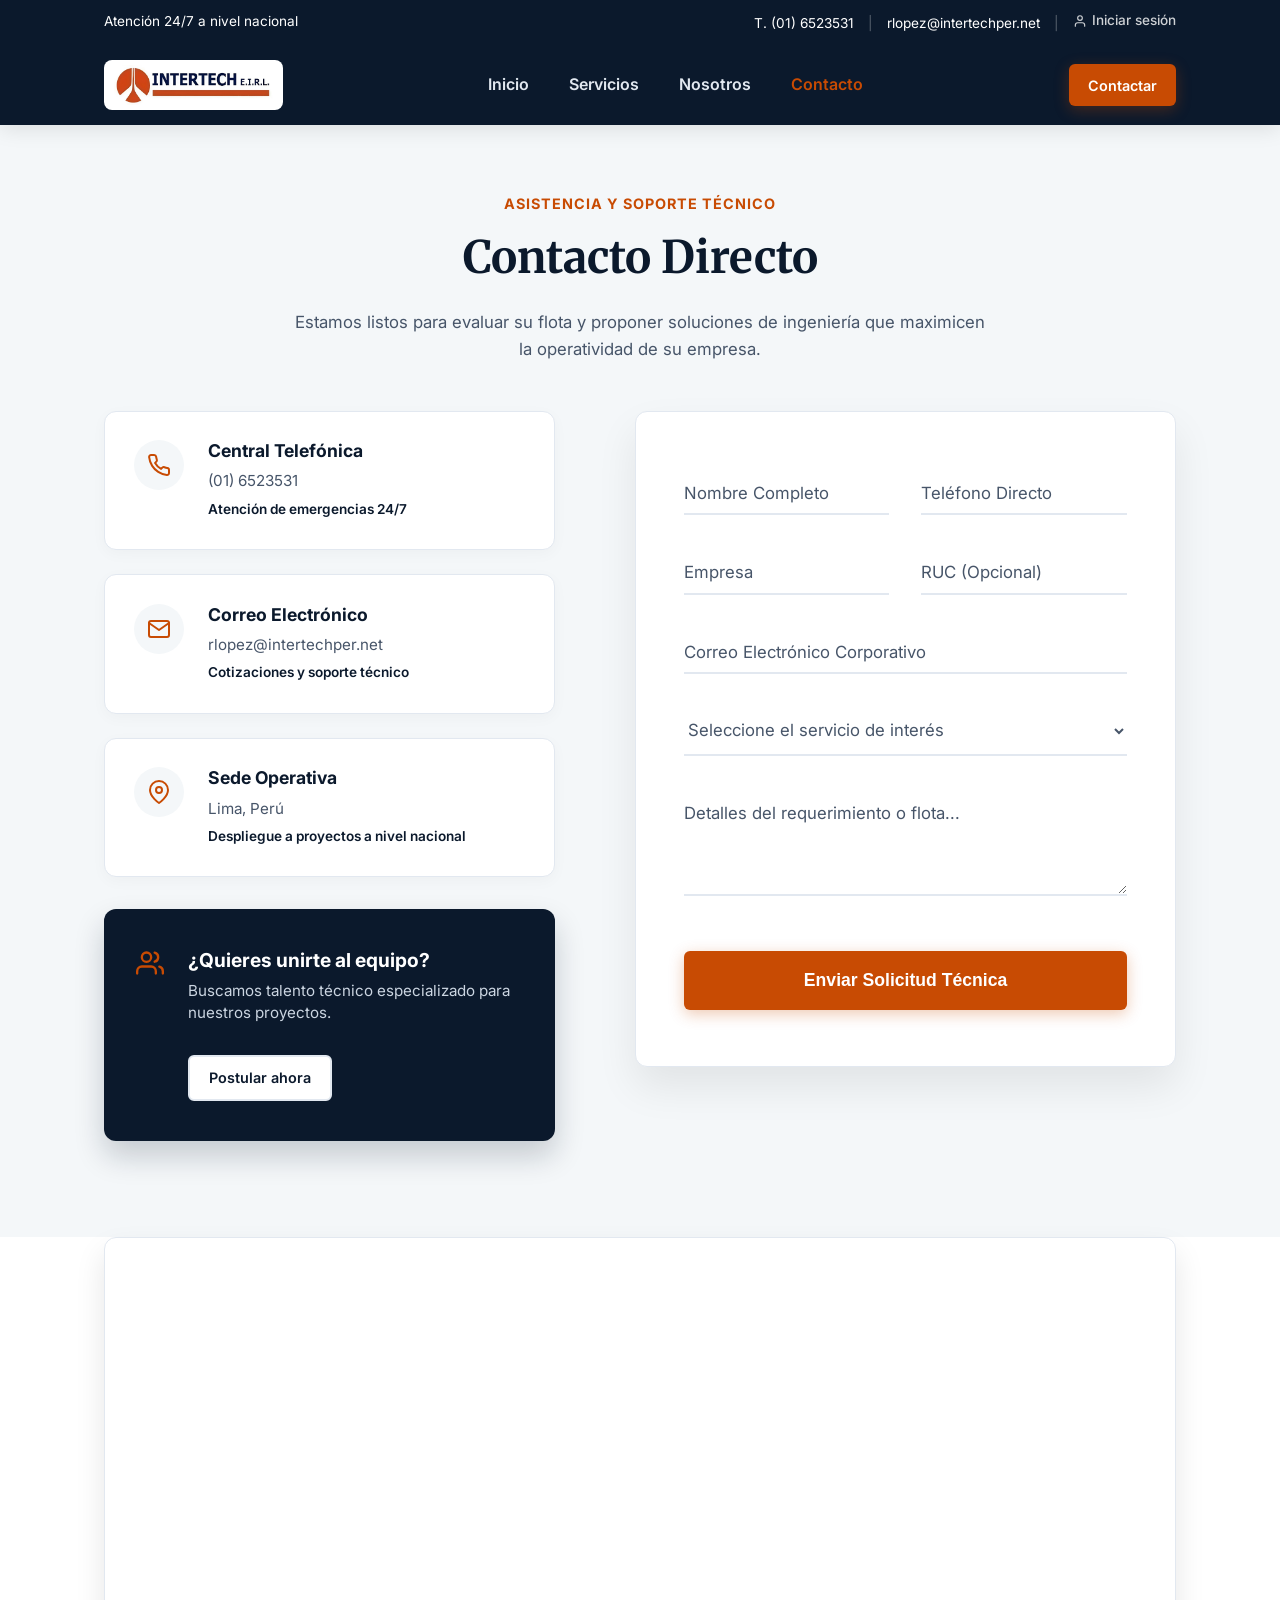
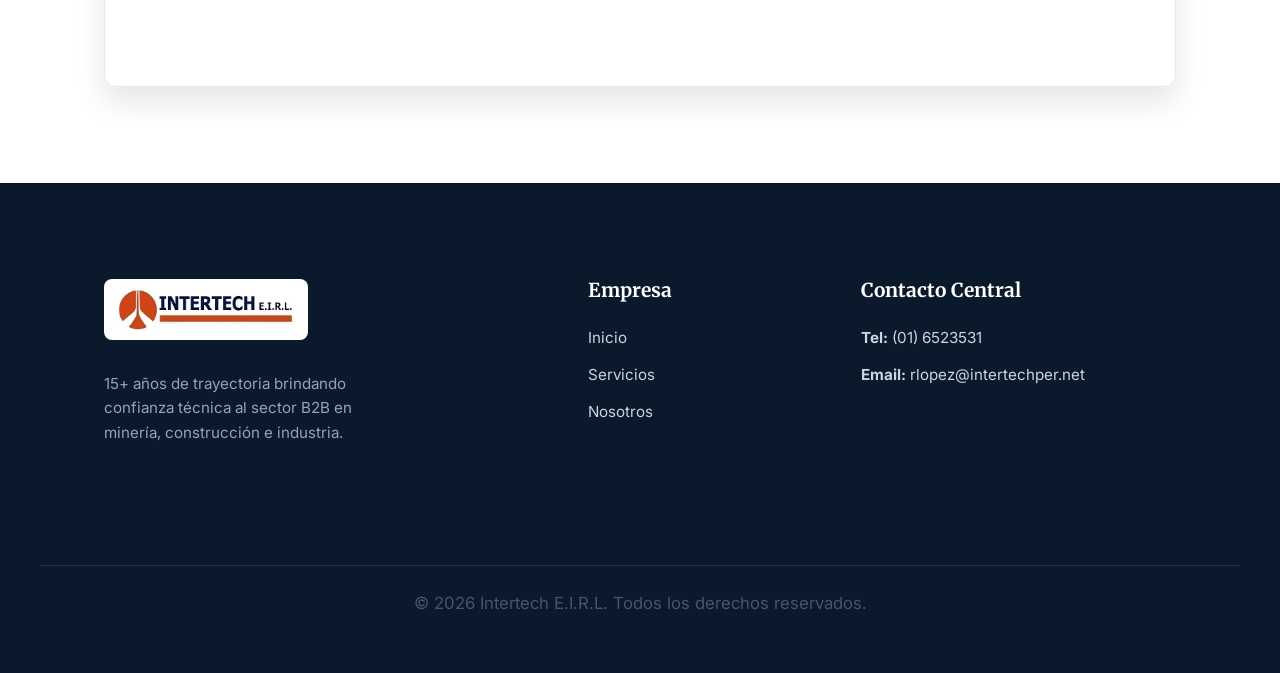
<file: contactanos.html>
<!DOCTYPE html>
<html lang="es">
<head>
  <meta charset="UTF-8">
  <meta name="viewport" content="width=device-width, initial-scale=1.0">
  <title>Intertech | Contacto B2B</title>
  <link rel="stylesheet" href="contactanos.css">
  <link rel="preconnect" href="https://fonts.googleapis.com">
  <link rel="preconnect" href="https://fonts.gstatic.com" crossorigin>
  <link href="https://fonts.googleapis.com/css2?family=Inter:wght@300;400;500;600;700&family=Merriweather:wght@400;700;900&display=swap" rel="stylesheet">
</head>
<body>

  <!-- =========================================
       CABECERA (Sólida desde el inicio para esta página)
       ========================================= -->
  <div class="header-wrapper solid-header" id="header-wrapper">
    <div class="top-bar" id="top-bar">
      <div class="container top-bar-content">
        <div class="top-bar-left">
          <span>Atención 24/7 a nivel nacional</span>
        </div>
        <div class="top-bar-right">
          <span>T. (01) 6523531</span>
          <span class="divider">|</span>
          <span>rlopez@intertechper.net</span>
          <span class="divider">|</span>
          <a href="#" class="login-link">
            <svg width="14" height="14" viewBox="0 0 24 24" fill="none" stroke="currentColor" stroke-width="2" stroke-linecap="round" stroke-linejoin="round"><path d="M20 21v-2a4 4 0 0 0-4-4H8a4 4 0 0 0-4 4v2"></path><circle cx="12" cy="7" r="4"></circle></svg>
            Iniciar sesión
          </a>
        </div>
      </div>
    </div>

    <header class="navbar" id="main-nav">
      <div class="container nav-content">
        <a href="index.html" class="logo-container">
          <img src="logomejorado.jpg" alt="Intertech Logo" class="logo">
        </a>
        <nav class="links" id="nav-links">
          <a href="index.html">Inicio</a>
          <a href="servicios.html">Servicios</a>
          <a href="nosotros.html">Nosotros</a>
          <a href="contactanos.html" class="active">Contacto</a>
        </nav>
        <div class="nav-actions">
          <a href="contactanos.html" class="btn-primary btn-small btn-magnetic hidden-mobile">Contactar</a>
          <button class="hamburger" id="hamburger" aria-label="Abrir menú">
            <svg width="28" height="28" viewBox="0 0 24 24" fill="none" stroke="currentColor" stroke-width="2" stroke-linecap="round"><path d="M3 12h18M3 6h18M3 18h18"/></svg>
          </button>
        </div>
      </div>
    </header>
  </div>

  <!-- =========================================
       SECCIÓN PRINCIPAL: INFO + FORMULARIO
       Sin Hero gigante, directo al grano
       ========================================= -->
  <section class="section contact-page-wrapper bg-light">
    <div class="container center reveal mb-4">
      <span class="eyebrow">Asistencia y Soporte Técnico</span>
      <h2>Contacto Directo</h2>
      <p style="max-width: 700px; margin: 0 auto;">Estamos listos para evaluar su flota y proponer soluciones de ingeniería que maximicen la operatividad de su empresa.</p>
    </div>

    <div class="container contact-grid">
      
      <!-- Columna Izquierda: Información y Talento -->
      <div class="contact-info-panel">
        
        <div class="info-cards">
          <!-- Tarjeta Info 1 -->
          <div class="info-card reveal hover-float">
            <div class="info-icon">
              <svg viewBox="0 0 24 24" width="24" height="24" fill="none" stroke="currentColor" stroke-width="2" stroke-linecap="round" stroke-linejoin="round"><path d="M22 16.92v3a2 2 0 0 1-2.18 2 19.79 19.79 0 0 1-8.63-3.07 19.5 19.5 0 0 1-6-6 19.79 19.79 0 0 1-3.07-8.67A2 2 0 0 1 4.11 2h3a2 2 0 0 1 2 1.72 12.84 12.84 0 0 0 .7 2.81 2 2 0 0 1-.45 2.11L8.09 9.91a16 16 0 0 0 6 6l1.27-1.27a2 2 0 0 1 2.11-.45 12.84 12.84 0 0 0 2.81.7A2 2 0 0 1 22 16.92z"/></svg>
            </div>
            <div class="info-content">
              <h3>Central Telefónica</h3>
              <p>(01) 6523531</p>
              <p>Atención de emergencias 24/7</p>
            </div>
          </div>

          <!-- Tarjeta Info 2 -->
          <div class="info-card reveal delay-1 hover-float">
            <div class="info-icon">
              <svg viewBox="0 0 24 24" width="24" height="24" fill="none" stroke="currentColor" stroke-width="2" stroke-linecap="round" stroke-linejoin="round"><path d="M4 4h16c1.1 0 2 .9 2 2v12c0 1.1-.9 2-2 2H4c-1.1 0-2-.9-2-2V6c0-1.1.9-2 2-2z"/><polyline points="22,6 12,13 2,6"/></svg>
            </div>
            <div class="info-content">
              <h3>Correo Electrónico</h3>
              <p>rlopez@intertechper.net</p>
              <p>Cotizaciones y soporte técnico</p>
            </div>
          </div>

          <!-- Tarjeta Info 3 -->
          <div class="info-card reveal delay-2 hover-float">
            <div class="info-icon">
              <svg viewBox="0 0 24 24" width="24" height="24" fill="none" stroke="currentColor" stroke-width="2" stroke-linecap="round" stroke-linejoin="round"><path d="M21 10c0 7-9 13-9 13s-9-6-9-13a9 9 0 0 1 18 0z"/><circle cx="12" cy="10" r="3"/></svg>
            </div>
            <div class="info-content">
              <h3>Sede Operativa</h3>
              <p>Lima, Perú</p>
              <p>Despliegue a proyectos a nivel nacional</p>
            </div>
          </div>
        </div>

        <!-- Nuevo Banner: Trabaja con nosotros -->
        <div class="talent-banner reveal delay-3 hover-float">
          <div class="talent-icon">
            <svg viewBox="0 0 24 24" width="28" height="28" fill="none" stroke="currentColor" stroke-width="2" stroke-linecap="round" stroke-linejoin="round"><path d="M17 21v-2a4 4 0 0 0-4-4H5a4 4 0 0 0-4 4v2"></path><circle cx="9" cy="7" r="4"></circle><path d="M23 21v-2a4 4 0 0 0-3-3.87"></path><path d="M16 3.13a4 4 0 0 1 0 7.75"></path></svg>
          </div>
          <div class="talent-content">
            <h3>¿Quieres unirte al equipo?</h3>
            <p>Buscamos talento técnico especializado para nuestros proyectos.</p>
            <!-- Puedes enlazar a un PDF, correo o página de empleos -->
            <a href="trabajanosotros.html" class="btn-secondary btn-small mt-1">Postular ahora</a>
          </div>
        </div>

      </div>

      <!-- Columna Derecha: Formulario B2B con Floating Labels -->
      <div class="contact-form-panel reveal delay-1">
        <form action="#" method="POST" class="b2b-form">
          
          <div class="form-row">
            <div class="form-group">
              <input type="text" id="nombre" class="form-input" placeholder=" " required>
              <label for="nombre" class="form-label">Nombre Completo</label>
            </div>
            <div class="form-group">
              <input type="tel" id="telefono" class="form-input" placeholder=" " required>
              <label for="telefono" class="form-label">Teléfono Directo</label>
            </div>
          </div>

          <div class="form-row">
            <div class="form-group">
              <input type="text" id="empresa" class="form-input" placeholder=" " required>
              <label for="empresa" class="form-label">Empresa</label>
            </div>
            <div class="form-group">
              <input type="text" id="ruc" class="form-input" placeholder=" ">
              <label for="ruc" class="form-label">RUC (Opcional)</label>
            </div>
          </div>

          <div class="form-group">
            <input type="email" id="email" class="form-input" placeholder=" " required>
            <label for="email" class="form-label">Correo Electrónico Corporativo</label>
          </div>

          <div class="form-group">
            <select id="servicio" class="form-select" required>
              <option value="" disabled selected hidden>Seleccione el servicio de interés</option>
              <option value="mantenimiento">Mantenimiento Preventivo / General</option>
              <option value="electrico">Diagnóstico y Sistema Eléctrico</option>
              <option value="transmision">Reparación de Transmisiones y Ejes</option>
              <option value="auxilio">Auxilio Mecánico en Ruta / Obra</option>
              <option value="otro">Otras consultas técnicas</option>
            </select>
          </div>

          <div class="form-group">
            <textarea id="mensaje" class="form-textarea" placeholder=" " rows="4" required></textarea>
            <label for="mensaje" class="form-label">Detalles del requerimiento o flota...</label>
          </div>

          <button type="submit" class="btn-primary btn-magnetic form-submit-btn">
            Enviar Solicitud Técnica
          </button>
        </form>
      </div>

    </div>
  </section>

  <!-- =========================================
       MAPA INTERACTIVO (Contenido y Estético)
       ========================================= -->
  <section class="section map-wrapper reveal">
    <div class="container">
      <div class="map-container">
        <!-- Iframe de Google Maps -->
        <iframe class="b2b-map" src="https://www.google.com/maps/embed?pb=!1m18!1m12!1m3!1d124867.7547631379!2d-77.10688002340316!3d-12.036136262442436!2m3!1f0!2f0!3f0!3m2!1i1024!2i768!4f13.1!3m3!1m2!1s0x9105c5f619ee3ec7%3A0x14206cb9cc452e4a!2sLima!5e0!3m2!1ses!2spe!4v1684340578431!5m2!1ses!2spe" allowfullscreen="" loading="lazy" referrerpolicy="no-referrer-when-downgrade"></iframe>
      </div>
    </div>
  </section>

  <!-- =========================================
       FOOTER
       ========================================= -->
  <footer class="footer">
    <div class="container footer-grid">
      <div class="footer-brand">
        <div class="footer-logo-wrapper">
          <img src="logomejorado.jpg" alt="Intertech Logo">
        </div>
        <p>15+ años de trayectoria brindando confianza técnica al sector B2B en minería, construcción e industria.</p>
      </div>
      <div class="footer-nav">
        <h4>Empresa</h4>
        <a href="index.html">Inicio</a>
        <a href="servicios.html">Servicios</a>
        <a href="nosotros.html">Nosotros</a>
      </div>
      <div class="footer-contact">
        <h4>Contacto Central</h4>
        <p><strong>Tel:</strong> (01) 6523531</p>
        <p><strong>Email:</strong> rlopez@intertechper.net</p>
      </div>
    </div>
    <div class="footer-bottom container">
      <p>&copy; 2026 Intertech E.I.R.L. Todos los derechos reservados.</p>
    </div>
  </footer>

  <!-- =========================================
       SCRIPTS 
       ========================================= -->
  <script>
    // 1. Reveal Animations
    document.addEventListener("DOMContentLoaded", () => {
      const elementos = document.querySelectorAll(".reveal");
      const observador = new IntersectionObserver((entradas) => {
        entradas.forEach(entrada => {
          if (entrada.isIntersecting) { 
            entrada.target.classList.add("active"); 
            observador.unobserve(entrada.target); 
          }
        });
      }, { threshold: 0.15 });
      elementos.forEach(el => observador.observe(el));
    });

    // 2. Control Navbar (Sólido siempre, se oculta top-bar al bajar)
    const headerWrapper = document.getElementById('header-wrapper');
    const hamburger = document.getElementById('hamburger');
    const navLinks = document.getElementById('nav-links');

    window.addEventListener('scroll', () => {
      window.scrollY > 50 ? headerWrapper.classList.add('scrolled') : headerWrapper.classList.remove('scrolled');
    });

    hamburger.addEventListener('click', () => {
      navLinks.classList.toggle('show');
    });

    // 3. Magnetic Buttons
    const magBtns = document.querySelectorAll('.btn-magnetic');
    magBtns.forEach(btn => {
      btn.addEventListener('mousemove', (e) => {
        const rect = btn.getBoundingClientRect();
        const x = e.clientX - rect.left - (rect.width / 2); 
        const y = e.clientY - rect.top - (rect.height / 2);
        btn.style.transform = `translate(${x * 0.3}px, ${y * 0.3}px)`;
      });
      btn.addEventListener('mouseleave', () => { btn.style.transform = `translate(0px, 0px)`; });
    });
  </script>
</body>
</html>
</file>
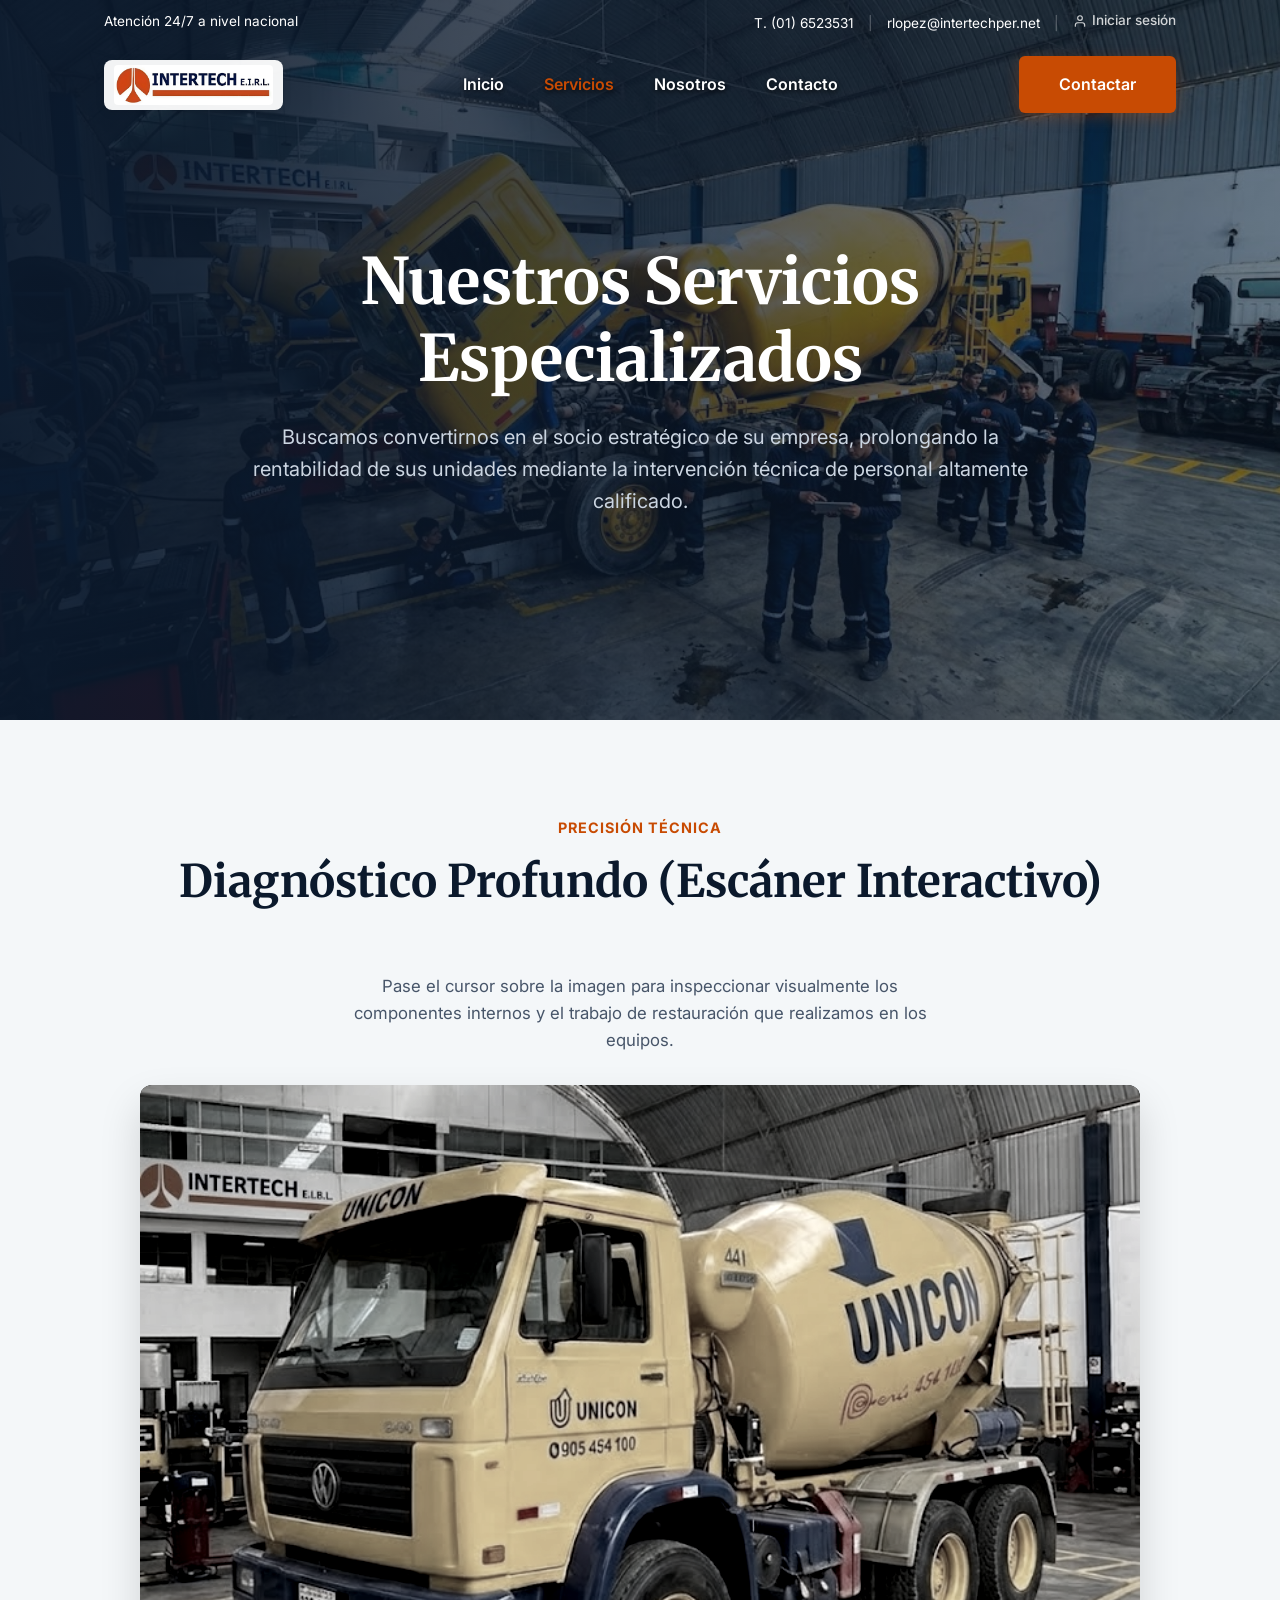
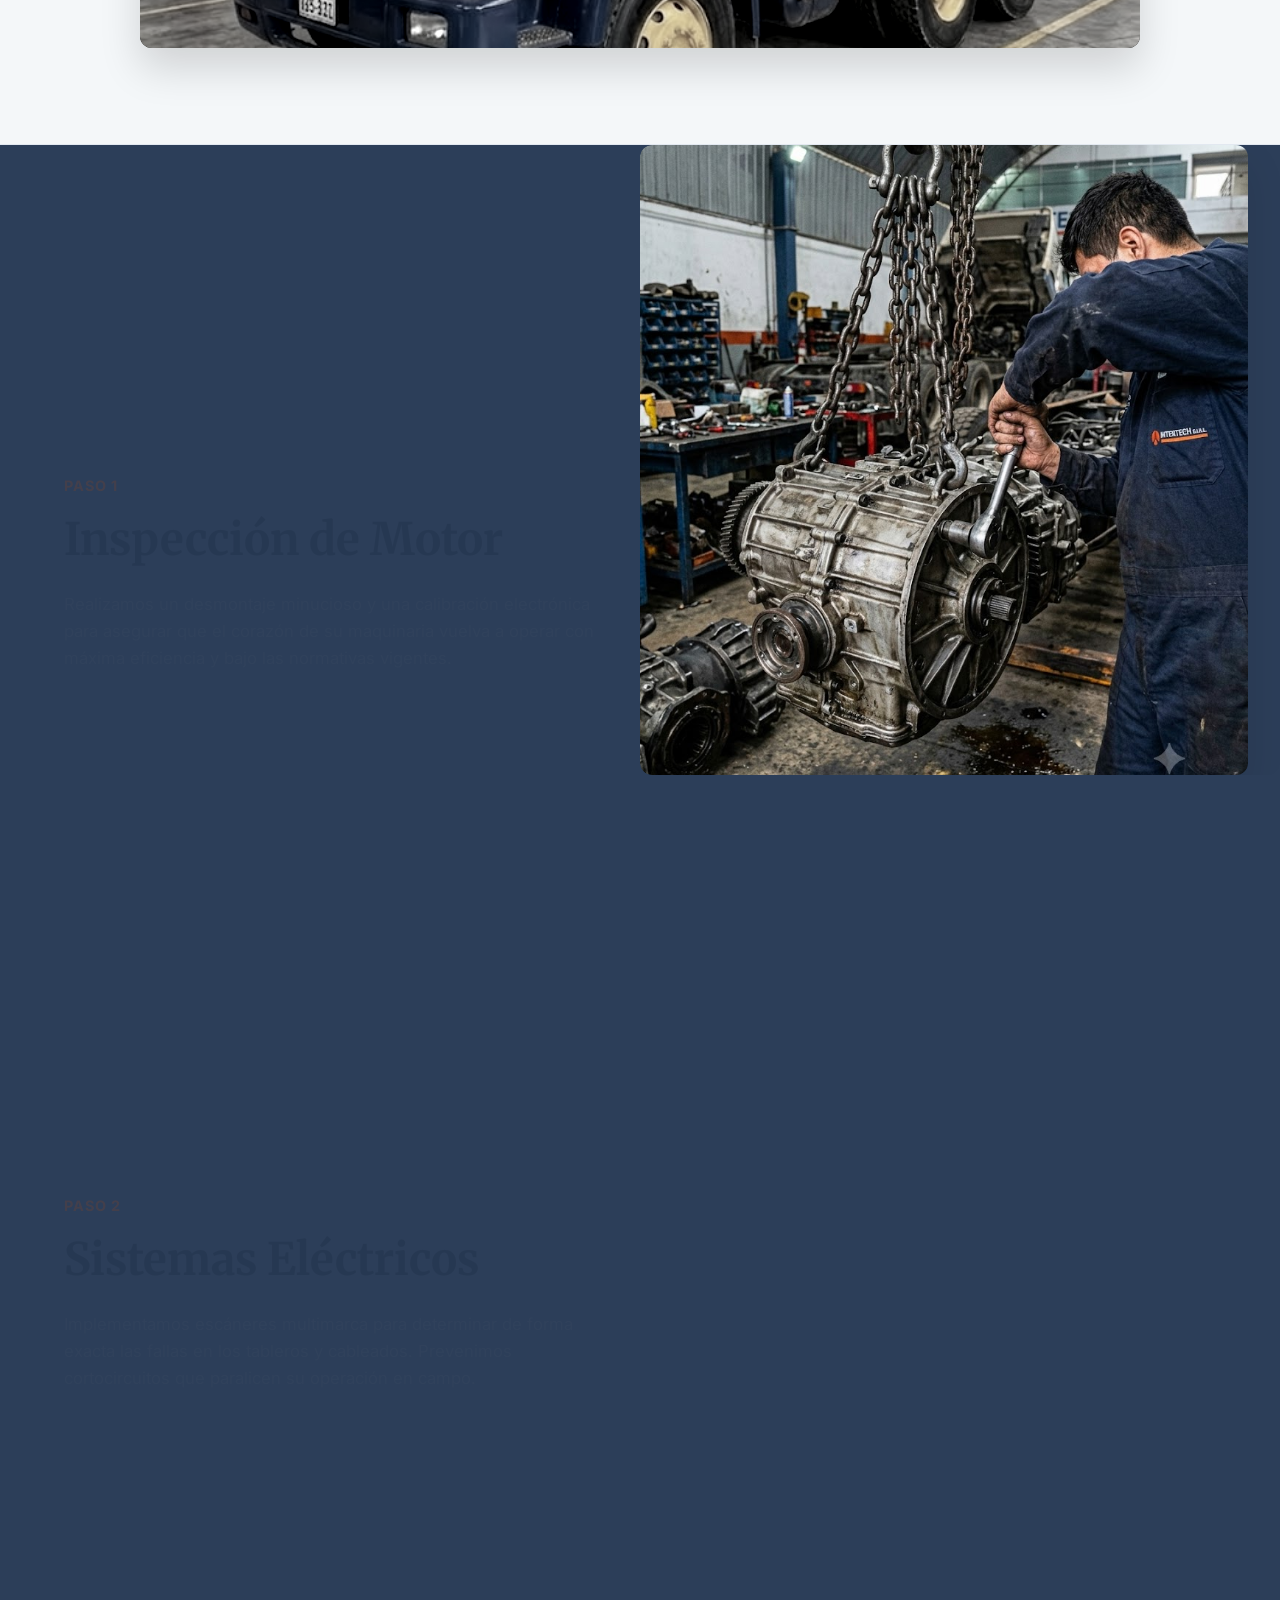
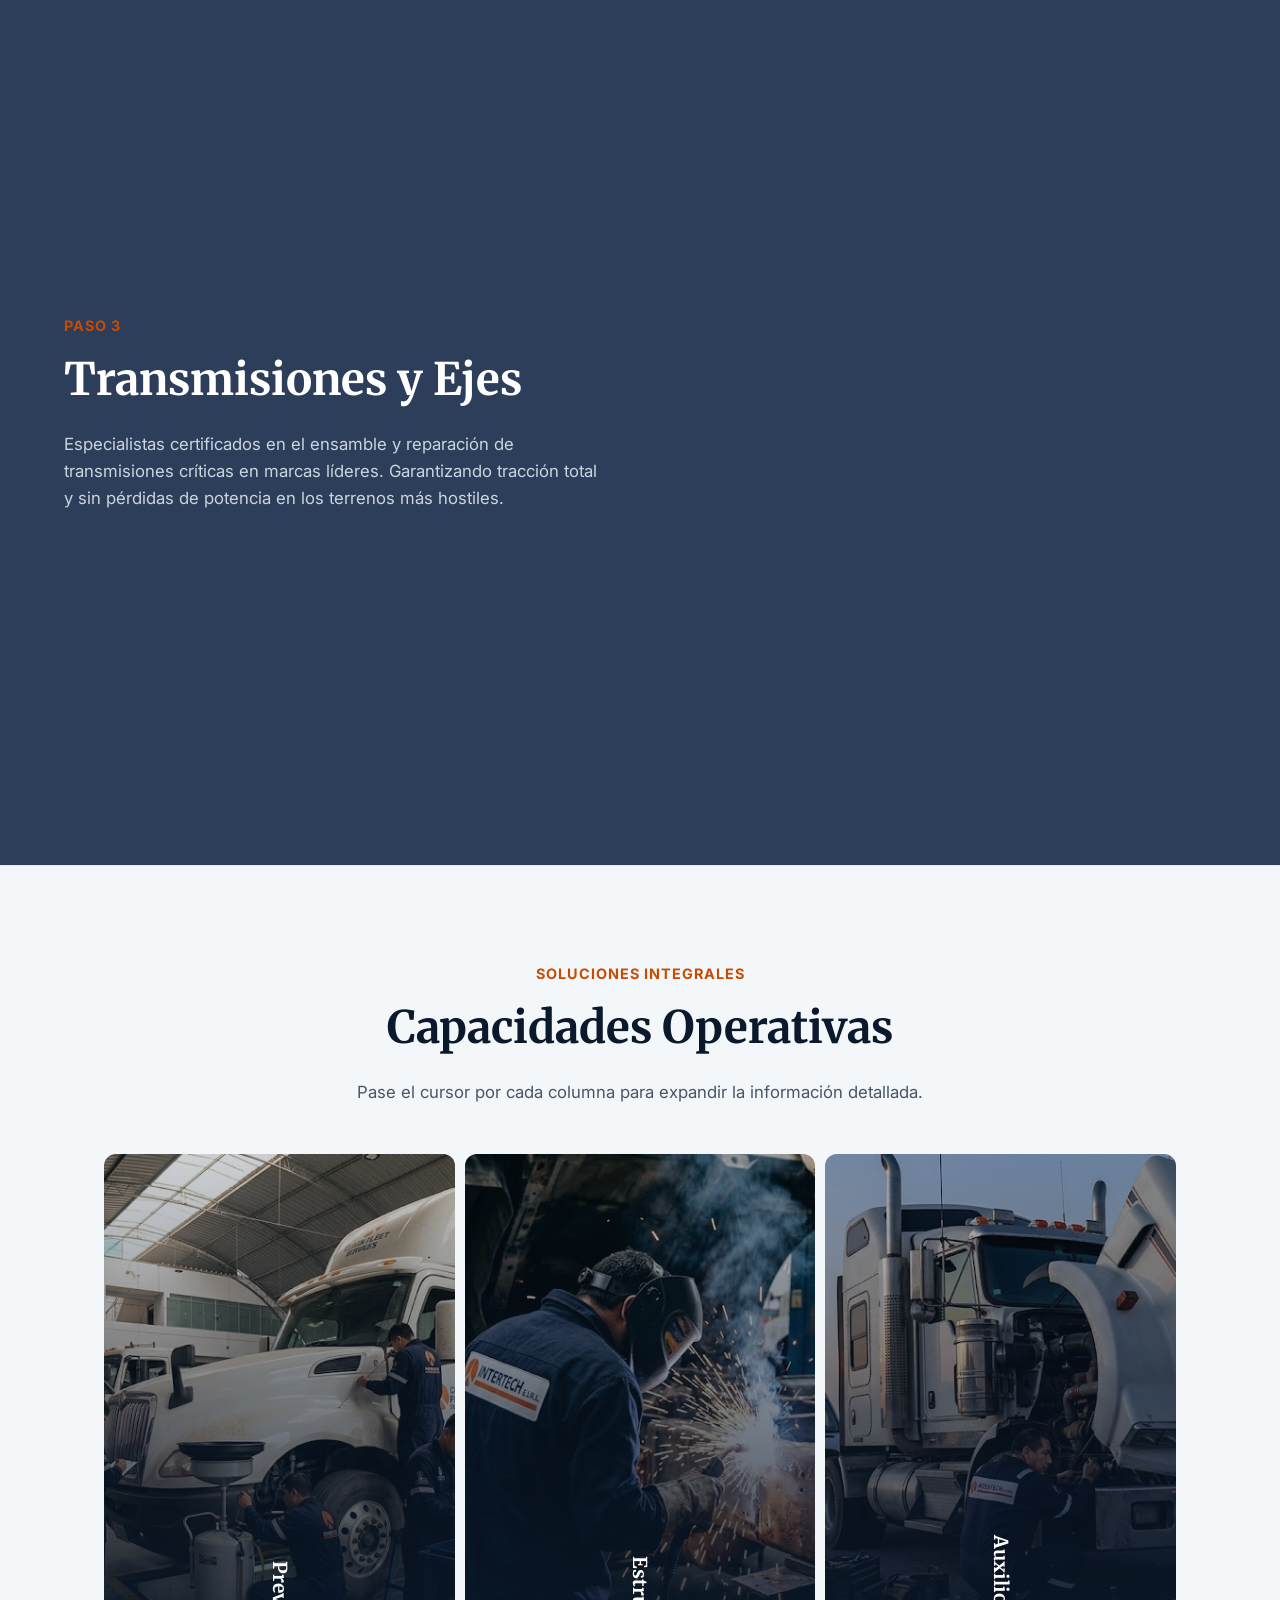
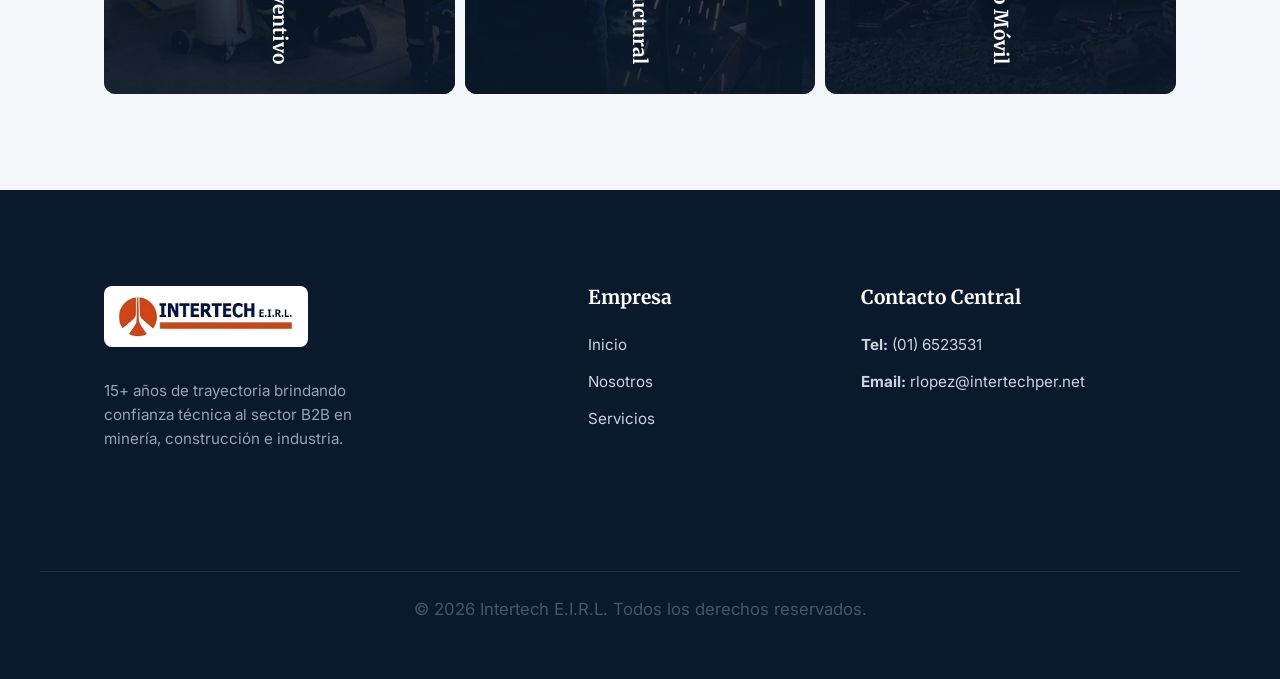
<file: servicios.html>
<!DOCTYPE html>
<html lang="es">
<head>
  <meta charset="UTF-8">
  <meta name="viewport" content="width=device-width, initial-scale=1.0">
  <title>Intertech | Servicios Especializados</title>
  <link rel="stylesheet" href="servicios.css">
  <link rel="preconnect" href="https://fonts.googleapis.com">
  <link rel="preconnect" href="https://fonts.gstatic.com" crossorigin>
  <link href="https://fonts.googleapis.com/css2?family=Inter:wght@400;500;600;700&family=Merriweather:wght@400;700;900&display=swap" rel="stylesheet">
</head>
<body>

  <!-- =========================================
       CABECERA (Transparente a Azul)
       ========================================= -->
  <div class="header-wrapper" id="header-wrapper">
    <div class="top-bar" id="top-bar">
      <div class="container top-bar-content">
        <div class="top-bar-left">
          <span>Atención 24/7 a nivel nacional</span>
        </div>
        <div class="top-bar-right">
          <span>T. (01) 6523531</span>
          <span class="divider">|</span>
          <span>rlopez@intertechper.net</span>
          <span class="divider">|</span>
          <a href="#" class="login-link">
            <svg width="14" height="14" viewBox="0 0 24 24" fill="none" stroke="currentColor" stroke-width="2" stroke-linecap="round" stroke-linejoin="round"><path d="M20 21v-2a4 4 0 0 0-4-4H8a4 4 0 0 0-4 4v2"></path><circle cx="12" cy="7" r="4"></circle></svg>
            Iniciar sesión
          </a>
        </div>
      </div>
    </div>

    <header class="navbar" id="main-nav">
      <div class="container nav-content">
        <a href="index.html" class="logo-container">
          <img src="logomejorado.jpg" alt="Intertech Logo" class="logo">
        </a>
        <nav class="links" id="nav-links">
          <a href="index.html">Inicio</a>
          <a href="servicios.html" class="active">Servicios</a>
          <a href="nosotros.html">Nosotros</a>
          <a href="contactanos.html">Contacto</a>
        </nav>
        <div class="nav-actions">
          <a href="contactanos.html" class="btn-primary btn-small">Contactar</a>
          <button class="hamburger" id="hamburger" aria-label="Abrir menú">
            <svg width="28" height="28" viewBox="0 0 24 24" fill="none" stroke="currentColor" stroke-width="2" stroke-linecap="round"><path d="M3 12h18M3 6h18M3 18h18"/></svg>
          </button>
        </div>
      </div>
    </header>
  </div>

  <!-- =========================================
       HERO B2B 
       ========================================= -->
  <section class="hero-corporate reveal">
    <div class="hero-overlay"></div>
    <div class="container relative z-10 center">
      <div class="hero-text" id="hero-parallax">
        <h1>Nuestros Servicios Especializados</h1>
        <p>Buscamos convertirnos en el socio estratégico de su empresa, prolongando la rentabilidad de sus unidades mediante la intervención técnica de personal altamente calificado.</p>
      </div>
    </div>
  </section>

  <!-- =========================================
       INTERACCIÓN 1: ESCÁNER DE RAYOS X
       ========================================= -->
  <section class="section bg-light reveal">
    <div class="container center">
      <span class="eyebrow">Precisión Técnica</span>
      <h2 class="mb-4">Diagnóstico Profundo (Escáner Interactivo)</h2>
      <p style="max-width: 600px; margin: 0 auto 2rem auto;">Pase el cursor sobre la imagen para inspeccionar visualmente los componentes internos y el trabajo de restauración que realizamos en los equipos.</p>
      
      <div class="scanner-container" id="scanner-container">
        <img src="rayosx1.jpg" alt="Exterior del equipo" class="scanner-base">
        <div class="scanner-mask" id="scanner-mask">
          <img src="rayosx2.jpg" alt="Interior revelado" class="scanner-inner">
        </div>
        <div class="scanner-cursor" id="scanner-cursor"></div>
      </div>
    </div>
  </section>

  <!-- =========================================
       INTERACCIÓN 2: SCROLL STICKY DInÁMICO (Apple Style + Color Cambiante)
       Añadimos ID y clase sticky-wrapper para controlar el fondo con JS
       ========================================= -->
  <section id="dynamic-sticky-section" class="section border-y reveal sticky-wrapper" style="padding: 0;">
    <div class="sticky-layout">
      <!-- Columna Izquierda: Textos -->
      <div class="sticky-left">
        <!-- Paso 1 (data-target define imagen, data-color define tema de fondo) -->
        <div class="sticky-step active" data-target="img-sticky-1" data-color="theme-white">
          <span class="eyebrow">Paso 1</span>
          <h2>Inspección de Motor</h2>
          <p>Realizamos un desmontaje minucioso y una calibración electrónica para asegurar que el corazón de su maquinaria vuelva a operar con máxima eficiencia y bajo las normativas vigentes.</p>
        </div>
        <!-- Paso 2: Cambiará a Naranja -->
        <div class="sticky-step" data-target="img-sticky-2" data-color="theme-burnt-orange">
          <span class="eyebrow">Paso 2</span>
          <h2>Sistemas Eléctricos</h2>
          <p>Implementamos escáneres multimarca para determinar de forma exacta las fallas en los tableros y cableados. Prevenimos cortocircuitos que paralicen su operación en campo.</p>
        </div>
        <!-- Paso 3: Cambiará a Azul -->
        <div class="sticky-step" data-target="img-sticky-3" data-color="theme-dark-blue">
          <span class="eyebrow">Paso 3</span>
          <h2>Transmisiones y Ejes</h2>
          <p>Especialistas certificados en el ensamble y reparación de transmisiones críticas en marcas líderes. Garantizando tracción total y sin pérdidas de potencia en los terrenos más hostiles.</p>
        </div>
      </div>
      
      <!-- Columna Derecha: Imagen Sticky -->
      <div class="sticky-right">
        <div class="sticky-visual-container">
          <img src="Inspección de Motor.jfif" id="img-sticky-1" class="sticky-img active" alt="Motor">
          <img src="Sistemas Eléctricos.jpg" id="img-sticky-2" class="sticky-img" alt="Eléctrico">
          <img src="Transmisiones y Ejes.jpg" id="img-sticky-3" class="sticky-img" alt="Transmisión">
        </div>
      </div>
    </div>
  </section>

  <!-- =========================================
       INTERACCIÓN 3: ACORDEÓN HORIZONTAL
       ========================================= -->
  <section class="section bg-light reveal">
    <div class="container">
      <div class="center" style="margin-bottom: 3rem;">
        <span class="eyebrow">Soluciones Integrales</span>
        <h2>Capacidades Operativas</h2>
        <p>Pase el cursor por cada columna para expandir la información detallada.</p>
      </div>

      <div class="accordion-container">
        <div class="acc-item">
          <img src="Mantenimiento.jpg" class="acc-bg" alt="Mantenimiento Preventivo">
          <div class="acc-overlay"></div>
          <div class="acc-title-vertical">Preventivo</div>
          <div class="acc-content">
            <h3>Mantenimiento Preventivo</h3>
            <p>Anticipamos el desgaste de componentes críticos antes de que se conviertan en fallas catastróficas, protegiendo su inversión.</p>
            <a href="contactanos.html" class="acc-link">Solicitar &rarr;</a>
          </div>
        </div>
        <div class="acc-item">
          <img src="Estructural.jfif" class="acc-bg" alt="Reparación Estructural">
          <div class="acc-overlay"></div>
          <div class="acc-title-vertical">Estructural</div>
          <div class="acc-content">
            <h3>Reparación Estructural</h3>
            <p>Soldadura certificada y refuerzo de chasis para unidades expuestas a condiciones de minería y construcción pesada.</p>
            <a href="contactanos.html" class="acc-link">Solicitar &rarr;</a>
          </div>
        </div>
        <div class="acc-item">
          <img src="Auxilio Móvil.jpg" class="acc-bg" alt="Auxilio Mecánico">
          <div class="acc-overlay"></div>
          <div class="acc-title-vertical">Auxilio Móvil</div>
          <div class="acc-content">
            <h3>Auxilio Mecánico 24/7</h3>
            <p>Despliegue rápido de unidades móviles para atención directa en obra, reduciendo los tiempos de inactividad de su maquinaria.</p>
            <a href="contactanos.html" class="acc-link">Solicitar &rarr;</a>
          </div>
        </div>
      </div>
    </div>
  </section>

  <!-- =========================================
       FOOTER
       ========================================= -->
  <footer class="footer">
    <div class="container footer-grid">
      <div class="footer-brand">
        <div class="footer-logo-wrapper">
          <img src="logomejorado.jpg" alt="Intertech Logo">
        </div>
        <p>15+ años de trayectoria brindando confianza técnica al sector B2B en minería, construcción e industria.</p>
      </div>
      <div class="footer-nav">
        <h4>Empresa</h4>
        <a href="index.html">Inicio</a>
        <a href="nosotros.html">Nosotros</a>
        <a href="servicios.html">Servicios</a>
      </div>
      <div class="footer-contact">
        <h4>Contacto Central</h4>
        <p><strong>Tel:</strong> (01) 6523531</p>
        <p><strong>Email:</strong> rlopez@intertechper.net</p>
      </div>
    </div>
    <div class="footer-bottom container">
      <p>&copy; 2026 Intertech E.I.R.L. Todos los derechos reservados.</p>
    </div>
  </footer>

  <!-- =========================================
       SCRIPTS (Actualizado con la clase correcta)
       ========================================= -->
  <script>
    // 1. Reveal (Corregido a "active")
    document.addEventListener("DOMContentLoaded", () => {
      const elementos = document.querySelectorAll(".reveal");
      const observador = new IntersectionObserver((entradas) => {
        entradas.forEach(entrada => {
          if (entrada.isIntersecting) { 
            entrada.target.classList.add("active"); // <--- ¡AQUÍ ESTABA EL ERROR!
            observador.unobserve(entrada.target); 
          }
        });
      }, { threshold: 0.15 });
      elementos.forEach(el => observador.observe(el));
    });

    // 2. Navbar Scroll
    const headerWrapper = document.getElementById('header-wrapper');
    window.addEventListener('scroll', () => {
      window.scrollY > 50 ? headerWrapper.classList.add('scrolled') : headerWrapper.classList.remove('scrolled');
    });

    // 3. X-Ray Scanner
    const scannerContainer = document.getElementById('scanner-container');
    const scannerMask = document.getElementById('scanner-mask');
    const scannerCursor = document.getElementById('scanner-cursor');

    if(scannerContainer) {
      scannerContainer.addEventListener('mousemove', (e) => {
        const rect = scannerContainer.getBoundingClientRect();
        const x = e.clientX - rect.left;
        const y = e.clientY - rect.top;
        scannerMask.style.clipPath = `circle(120px at ${x}px ${y}px)`;
        scannerCursor.style.left = `${x}px`;
        scannerCursor.style.top = `${y}px`;
        scannerCursor.style.opacity = "1";
      });
      scannerContainer.addEventListener('mouseleave', () => {
        scannerMask.style.clipPath = `circle(0px at 50% 50%)`;
        scannerCursor.style.opacity = "0";
      });
    }

    // 4. SCROLL STICKY DINÁMICO
    const stickySection = document.getElementById('dynamic-sticky-section');
    const stickySteps = document.querySelectorAll('.sticky-step');
    const stickyImages = document.querySelectorAll('.sticky-img');

    const stickyObserver = new IntersectionObserver((entries) => {
      entries.forEach(entry => {
        if (entry.isIntersecting) {
          // 1. Activar texto
          stickySteps.forEach(step => step.classList.remove('active'));
          entry.target.classList.add('active');

          // 2. Activar imagen correspondiente
          const targetImgId = entry.target.getAttribute('data-target');
          stickyImages.forEach(img => img.classList.remove('active'));
          document.getElementById(targetImgId).classList.add('active');

          // 3. CAMBIAR COLOR DE FONDO DE LA SECCIÓN
          const themeName = entry.target.getAttribute('data-color');
          
          stickySection.classList.remove('theme-white', 'theme-burnt-orange', 'theme-dark-blue');
          stickySection.classList.add(themeName);
        }
      });
    }, { rootMargin: "-40% 0px -40% 0px" });

    stickySteps.forEach(step => stickyObserver.observe(step));
  </script>
</body>
</html>
</file>
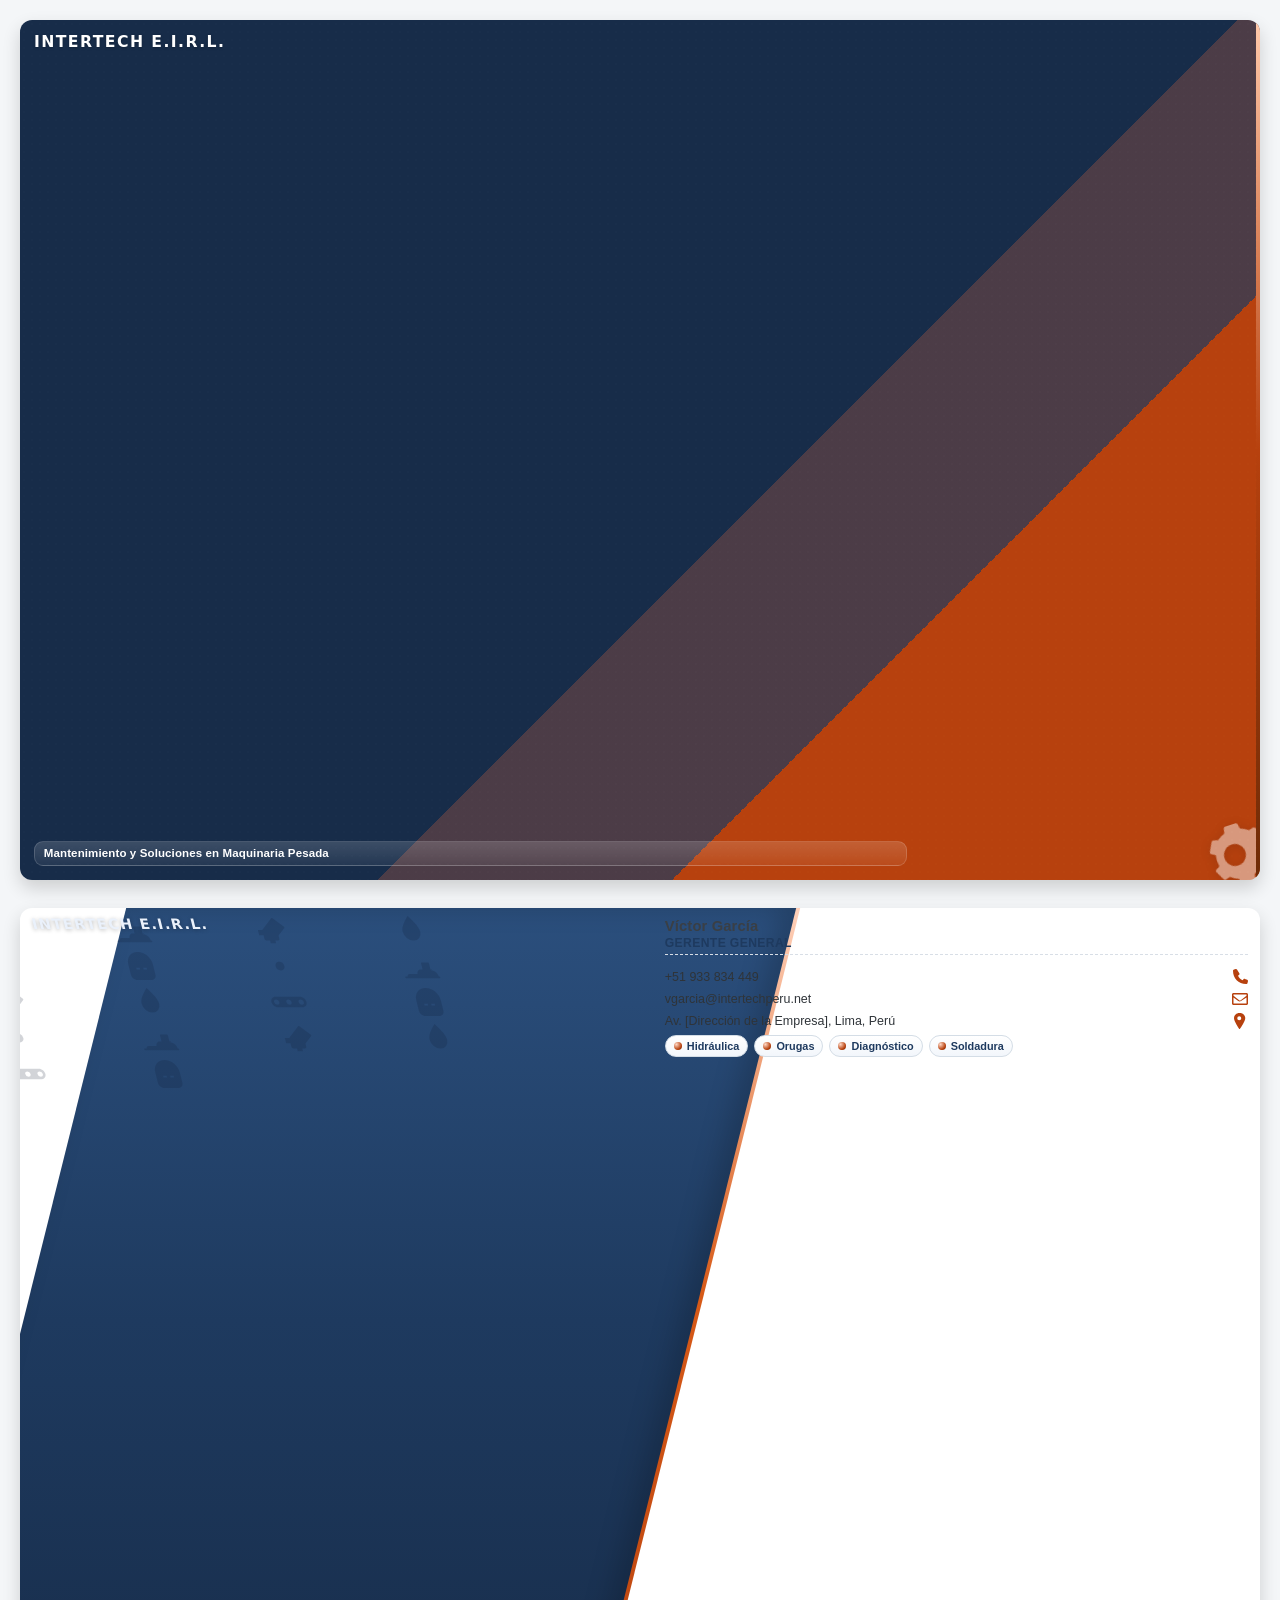
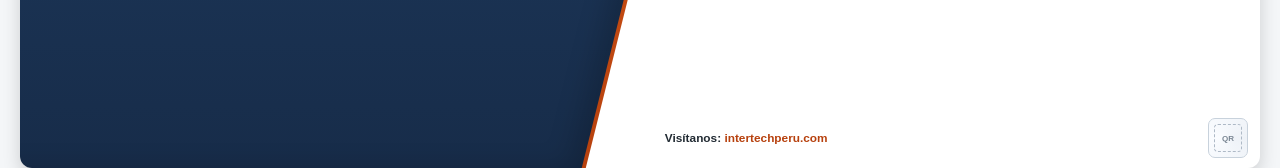
<file: tarjetapresentación.html>
<!DOCTYPE html>
<html lang="es">
<head>
<meta charset="UTF-8"/>
<meta name="viewport" content="width=device-width, initial-scale=1.0"/>
<title>Tarjeta Intertech E.I.R.L. — Compacta & Pulida</title>
<style>
  /* ================= Vars ================= */
  :root{
    --prim:#1E3A5F;           /* azul acero */
    --prim-d:#172c49;         /* azul más profundo */
    --prim-l:#2b4f7d;         /* azul aclarado */
    --acc:#B7410E;            /* acento maquinaria */
    --acc-l:#d75a18;
    --ink:#222;               /* texto principal */
    --ink-2:#3a3f45;
    --muted:#8f9aa3;
    --paper:#ffffff;
    --bg:#F4F6F8;

    --r:12px;
    --shadow:0 8px 18px rgba(0,0,0,.16);
    --font:'Inter', 'Helvetica Neue', Arial, sans-serif;
    --fontTit:'Segoe UI', system-ui, Arial, sans-serif;
  }

  *{box-sizing:border-box}
  html,body{height:100%}
  body{
    margin:0; padding:20px; background:var(--bg);
    font-family:var(--font); color:var(--ink);
    display:flex; gap:28px; flex-wrap:wrap; justify-content:center; align-items:center;
  }

  /* ============== Card base (3.5in x 2in) ============== */
  .card{
    width:3.5in; height:2in; border-radius:var(--r);
    overflow:hidden; background:var(--paper); box-shadow:var(--shadow);
    position:relative;
  }
  .face{position:relative; width:100%; height:100%}

  /* ======================================================
     ANVERSO — Compacto, color pulido
     ====================================================== */
  .front{
    /* mezcla sutil de tonos del primario y acento */
    background:
      linear-gradient(135deg, var(--prim-d) 0 58%,
        color-mix(in srgb, var(--prim) 70%, var(--acc)) 58% 72%,
        var(--acc) 72% 100%);
    color:#fff;
  }

  /* textura técnica muy sutil */
  .front::after{
    content:""; position:absolute; inset:0; pointer-events:none;
    background-image:radial-gradient(rgba(255,255,255,.07) 1px, transparent 1.6px);
    background-size:8px 8px; opacity:.55; mix-blend-mode:soft-light;
  }

  /* bloque de contenido reducido */
  .front-wrap{
    position:absolute; inset:14px; display:grid; grid-template-rows:auto 1fr; z-index:2;
  }
  .logo{
    font-family:var(--fontTit); font-weight:800; letter-spacing:.09em;
    font-size:.98em; line-height:1.05; text-transform:uppercase;
    text-shadow:0 1px 3px rgba(0,0,0,.25);
  }
  .slogan{
    align-self:end; max-width:72%;
    font-size:.72em; font-weight:600; letter-spacing:.01em;
    padding:.35rem .55rem; border-radius:9px;
    background:linear-gradient(180deg, rgba(255,255,255,.16), rgba(255,255,255,.06));
    border:1px solid rgba(255,255,255,.16);
  }

  /* engrane más pequeño */
  .gear{
    position:absolute; right:-10px; bottom:-10px; width:70px; height:70px; opacity:.5;
    transform:rotate(-18deg); filter:drop-shadow(0 2px 6px rgba(0,0,0,.25));
  }
  .gear svg{width:100%; height:100%; fill:rgba(255,255,255,.92)}

  /* filete vertical de acento más fino */
  .accent{
    position:absolute; top:0; right:0; width:4px; height:100%;
    background:linear-gradient(180deg, #ffc9aa 0, var(--acc) 50%, #6e2b07 100%);
  }

  /* ======================================================
     REVERSO — Mosaico técnico + info compacta
     ====================================================== */
  .back{ background:#fff; color:var(--ink) }

  /* bloque diagonal más contenido (compacto) */
  .diag{
    position:absolute; inset:-1px 46% -1px -1px; transform:skewX(-14deg);
    background:linear-gradient(180deg, var(--prim-l) 0%, var(--prim) 48%, var(--prim-d) 100%);
    box-shadow:inset -14px 0 26px rgba(0,0,0,.18);
    z-index:0;
  }
  .diag::after{
    content:""; position:absolute; top:0; right:-3px; width:4px; height:100%;
    background:linear-gradient(180deg, #ffd1ba 0, var(--acc-l) 45%, var(--acc) 100%);
  }

  /* mosaico de pictogramas (marca) en baja opacidad */
  .tile{
    position:absolute; inset:8px 55% 8px 8px; transform:skewX(14deg); z-index:1;
    display:grid; grid-template-columns:repeat(4, 1fr); grid-auto-rows:28px; gap:8px; opacity:.18;
  }
  .tile svg{width:100%; height:100%; fill:#0f1830}

  /* mini logo */
  .brand-small{
    position:absolute; top:8px; left:12px; transform:skewX(14deg); z-index:2;
    color:#eaf1fb; font-family:var(--fontTit); font-weight:800; letter-spacing:.09em;
    text-transform:uppercase; font-size:.9em; text-shadow:0 1px 4px rgba(0,0,0,.28);
  }

  /* columna derecha: más compacta */
  .content{
    position:absolute; right:12px; top:10px; bottom:10px; left:52%;
    display:grid; grid-template-rows:auto 1fr auto; gap:8px; z-index:2;
  }
  .person{
    border-bottom:1px dashed #d8dee6; padding-bottom:4px;
  }
  .name{
    margin:0; font-weight:800; font-size:.92em; letter-spacing:.01em; color:var(--ink-2);
  }
  .role{
    margin:.15rem 0 0; font-size:.76em; font-weight:700; color:var(--prim); text-transform:uppercase; letter-spacing:.03em;
  }

  .contact{ list-style:none; margin:.35rem 0 0; padding:0; display:grid; gap:6px }
  .contact li{
    display:grid; grid-template-columns:1fr auto; align-items:center; gap:8px;
    font-size:.78em; color:#2f3439;
  }
  .icon{ width:16px; height:16px; color:var(--acc) }
  .icon svg{ width:16px; height:16px; fill:currentColor }

  /* servicios en badges más pequeños */
  .services{ margin-top:6px; display:flex; flex-wrap:wrap; gap:6px }
  .chip{
    display:inline-flex; align-items:center; gap:5px;
    font-size:.68em; font-weight:700; padding:4px 8px; border-radius:999px;
    color:var(--prim); background:linear-gradient(180deg, #fff 0, #f2f6fb 100%);
    border:1px solid #d4dde6;
  }
  .dot{ width:8px; height:8px; border-radius:50%;
    background:radial-gradient(circle at 30% 30%, #ffd9c7 0, var(--acc) 65%, #5b2106 100%);
  }

  .footer{ display:flex; align-items:center; justify-content:space-between; gap:8px; margin-top:4px }
  .web{ font-size:.74em; font-weight:800; color:#222b33 }
  .web a{ color:var(--acc); text-decoration:none; border-bottom:1px dashed transparent; transition:border-color .2s }
  .web a:hover{ border-color:var(--acc) }

  .qr{
    width:40px; height:40px; border-radius:7px; position:relative; overflow:hidden;
    background:conic-gradient(from 90deg, #eef2f7, #fafcff, #eef2f7);
    border:1.2px solid #c8d2dc; display:grid; place-items:center;
  }
  .qr::after{ content:""; position:absolute; inset:5px; border:1px dashed #aeb9c6; border-radius:4px }
  .qr small{ font-size:.5em; color:#7b8794; font-weight:700 }
</style>
</head>
<body>

  <!-- ============== ANVERSO (compacto) ============== -->
  <section class="card face front" aria-label="Intertech — Anverso">
    <div class="front-wrap">
      <div class="logo">INTERTECH E.I.R.L.</div>
      <div class="slogan">Mantenimiento y Soluciones en Maquinaria Pesada</div>
    </div>
    <div class="gear" aria-hidden="true">
      <svg viewBox="0 0 512 512" xmlns="http://www.w3.org/2000/svg"><path d="M487.4 315.7l-28.8-16.6a195.3 195.3 0 0 0 0-85.9l28.8-16.6c6.2-3.6 8.4-11.4 5.2-17.8l-33.9-65.9c-3.2-6.2-10.5-9.1-17.1-7l-32 10.1a197.8 197.8 0 0 0-59.6-34.5l-6.6-33.2c-1.4-6.9-7.5-11.8-14.6-11.8h-76.9c-7.1 0-13.2 4.9-14.6 11.8l-6.6 33.2a197.8 197.8 0 0 0-59.6 34.5l-32-10.1c-6.6-2.1-13.9.8-17.1 7l-33.9 65.9c-3.3 6.3-1 14.2 5.2 17.8l28.8 16.6a195.3 195.3 0 0 0 0 85.9l-28.8 16.6c-6.2 3.6-8.4 11.4-5.2 17.8l33.9 65.9c3.2 6.2 10.5 9.1 17.1 7l32-10.1a197.8 197.8 0 0 0 59.6 34.5l6.6 33.2c1.4 6.9 7.5 11.8 14.6 11.8h76.9c7.1 0 13.2-4.9 14.6-11.8l6.6-33.2a197.8 197.8 0 0 0 59.6-34.5l32 10.1c6.6 2.1 13.9-.8 17.1-7l33.9-65.9c3.2-6.3 1-14.2-5.2-17.8zM256 336a80 80 0 1 1 0-160 80 80 0 0 1 0 160z"/></svg>
    </div>
    <span class="accent" aria-hidden="true"></span>
  </section>

  <!-- ============== REVERSO (mosaico + info) ============== -->
  <section class="card face back" aria-label="Intertech — Reverso">
    <div class="diag" aria-hidden="true"></div>
    <div class="brand-small">INTERTECH E.I.R.L.</div>

    <!-- Mosaico de pictogramas de marca -->
    <div class="tile" aria-hidden="true">
      <!-- engrane -->
      <svg viewBox="0 0 512 512"><path d="M256 336a80 80 0 1 1 0-160 80 80 0 0 1 0 160z"/></svg>
      <!-- excavadora -->
      <svg viewBox="0 0 640 512"><path d="M528 320h-32V208c0-8.8-7.2-16-16-16H368c-8.8 0-16 7.2-16 16v112h-32c-44.2 0-80 35.8-80 80H96c-26.5 0-48 21.5-48 48H16c-8.8 0-16 7.2-16 16s7.2 16 16 16H624c8.8 0 16-7.2 16-16s-7.2-16-16-16h-8c0-61.9-50.1-112-112-112z"/></svg>
      <!-- llave -->
      <svg viewBox="0 0 512 512"><path d="M507.3 196.6c6.3 6.2 6.3 16.4 0 22.6L368 358.6V416c0 17.7-14.3 32-32 32H288v48H192V448H128c-17.7 0-32-14.3-32-32V352H16l0-96 80 0L313 39.3c6.2-6.3 16.4-6.3 22.6 0L507.3 196.6z"/></svg>
      <!-- gota hidráulica -->
      <svg viewBox="0 0 384 512"><path d="M192 0C86 128 32 208 32 288a160 160 0 1 0 320 0c0-80-54-160-160-288z"/></svg>
      <!-- oruga (track) -->
      <svg viewBox="0 0 640 512"><path d="M544 352H96c-53 0-96-43-96-96S43 160 96 160h448c53 0 96 43 96 96s-43 96-96 96zM96 208a48 48 0 1 0 0 96 48 48 0 1 0 0-96zm224 0a48 48 0 1 0 0 96 48 48 0 1 0 0-96zm224 0a48 48 0 1 0 0 96 48 48 0 1 0 0-96z"/></svg>
      <!-- máscara soldar -->
      <svg viewBox="0 0 448 512"><path d="M224 0C100 0 0 100 0 224V416c0 53 43 96 96 96H352c53 0 96-43 96-96V224C448 100 348 0 224 0zM128 288h64v32H128V288zm128 0h64v32H256V288z"/></svg>
      <!-- repetir para llenar la grilla -->
      <svg viewBox="0 0 512 512"><path d="M256 336a80 80 0 1 1 0-160 80 80 0 0 1 0 160z"/></svg>
      <svg viewBox="0 0 640 512"><path d="M528 320h-32V208c0-8.8-7.2-16-16-16H368c-8.8 0-16 7.2-16 16v112h-32c-44.2 0-80 35.8-80 80H96c-26.5 0-48 21.5-48 48H16c-8.8 0-16 7.2-16 16s7.2 16 16 16H624c8.8 0 16-7.2 16-16s-7.2-16-16-16h-8c0-61.9-50.1-112-112-112z"/></svg>
      <svg viewBox="0 0 512 512"><path d="M507.3 196.6c6.3 6.2 6.3 16.4 0 22.6L368 358.6V416c0 17.7-14.3 32-32 32H288v48H192V448H128c-17.7 0-32-14.3-32-32V352H16l0-96 80 0L313 39.3c6.2-6.3 16.4-6.3 22.6 0L507.3 196.6z"/></svg>
      <svg viewBox="0 0 384 512"><path d="M192 0C86 128 32 208 32 288a160 160 0 1 0 320 0c0-80-54-160-160-288z"/></svg>
      <svg viewBox="0 0 640 512"><path d="M544 352H96c-53 0-96-43-96-96S43 160 96 160h448c53 0 96 43 96 96s-43 96-96 96zM96 208a48 48 0 1 0 0 96 48 48 0 1 0 0-96zm224 0a48 48 0 1 0 0 96 48 48 0 1 0 0-96zm224 0a48 48 0 1 0 0 96 48 48 0 1 0 0-96z"/></svg>
      <svg viewBox="0 0 448 512"><path d="M224 0C100 0 0 100 0 224V416c0 53 43 96 96 96H352c53 0 96-43 96-96V224C448 100 348 0 224 0zM128 288h64v32H128V288zm128 0h64v32H256V288z"/></svg>
      <svg viewBox="0 0 512 512"><path d="M256 336a80 80 0 1 1 0-160 80 80 0 0 1 0 160z"/></svg>
      <svg viewBox="0 0 640 512"><path d="M528 320h-32V208c0-8.8-7.2-16-16-16H368c-8.8 0-16 7.2-16 16v112h-32c-44.2 0-80 35.8-80 80H96c-26.5 0-48 21.5-48 48H16c-8.8 0-16 7.2-16 16s7.2 16 16 16H624c8.8 0 16-7.2 16-16s-7.2-16-16-16h-8c0-61.9-50.1-112-112-112z"/></svg>
      <svg viewBox="0 0 512 512"><path d="M507.3 196.6c6.3 6.2 6.3 16.4 0 22.6L368 358.6V416c0 17.7-14.3 32-32 32H288v48H192V448H128c-17.7 0-32-14.3-32-32V352H16l0-96 80 0L313 39.3c6.2-6.3 16.4-6.3 22.6 0L507.3 196.6z"/></svg>
      <svg viewBox="0 0 384 512"><path d="M192 0C86 128 32 208 32 288a160 160 0 1 0 320 0c0-80-54-160-160-288z"/></svg>
      <svg viewBox="0 0 640 512"><path d="M544 352H96c-53 0-96-43-96-96S43 160 96 160h448c53 0 96 43 96 96s-43 96-96 96zM96 208a48 48 0 1 0 0 96 48 48 0 1 0 0-96zm224 0a48 48 0 1 0 0 96 48 48 0 1 0 0-96zm224 0a48 48 0 1 0 0 96 48 48 0 1 0 0-96z"/></svg>
      <svg viewBox="0 0 448 512"><path d="M224 0C100 0 0 100 0 224V416c0 53 43 96 96 96H352c53 0 96-43 96-96V224C448 100 348 0 224 0zM128 288h64v32H128V288zm128 0h64v32H256V288z"/></svg>
    </div>

    <!-- Info compacta -->
    <div class="content">
      <header class="person">
        <h3 class="name">Víctor García</h3>
        <p class="role">Gerente General</p>
      </header>

      <main>
        <ul class="contact">
          <li>
            <span>+51&nbsp;933&nbsp;834&nbsp;449</span>
            <span class="icon" aria-hidden="true">
              <svg viewBox="0 0 512 512"><path d="M164.9 24.6c-7.7-18.6-28-28.5-47.6-23.2L65.4 14.7C45.3 20.2 32 38.7 32 59.6 32 307.3 204.7 480 452.4 480c20.9 0 39.4-13.3 44.9-33.4l13.3-51.9c5.3-19.6-4.6-39.9-23.2-47.6l-72.8-30.2c-16.6-6.9-35.8-2.1-47.1 11.9l-27.4 33.1c-64.1-30.7-116-82.6-146.7-146.7l33.1-27.4c14-11.2 18.8-30.5 11.9-47.1L164.9 24.6z"/></svg>
            </span>
          </li>
          <li>
            <span>vgarcia@intertechperu.net</span>
            <span class="icon" aria-hidden="true">
              <svg viewBox="0 0 512 512"><path d="M48 64C21.5 64 0 85.5 0 112v288c0 26.5 21.5 48 48 48H464c26.5 0 48-21.5 48-48V112c0-26.5-21.5-48-48-48H48zm0 48H464v40.4L269.7 305.1c-8.5 6.8-20.8 6.8-29.3 0L48 152.4V112zm0 98.7L200.3 322.9c25.6 20.4 61.9 20.4 87.5 0L464 210.7V400H48V210.7z"/></svg>
            </span>
          </li>
          <li>
            <span>Av. [Dirección de la Empresa], Lima, Perú</span>
            <span class="icon" aria-hidden="true">
              <svg viewBox="0 0 384 512"><path d="M168 0C75.5 0 0 75.5 0 168c0 87 144 312 168 344.8 4.6 6.1 13.4 6.1 18 0C216 480 360 255 360 168 360 75.5 284.5 0 192 0zm0 232a64 64 0 1 1 0-128 64 64 0 1 1 0 128z"/></svg>
            </span>
          </li>
        </ul>

        <div class="services">
          <span class="chip"><span class="dot"></span>Hidráulica</span>
          <span class="chip"><span class="dot"></span>Orugas</span>
          <span class="chip"><span class="dot"></span>Diagnóstico</span>
          <span class="chip"><span class="dot"></span>Soldadura</span>
        </div>
      </main>

      <footer class="footer">
        <div class="web">Visítanos: <a href="http://www.intertechperu.com" target="_blank" rel="noopener">intertechperu.com</a></div>
        <div class="qr" aria-label="Código QR hacia la web"><small>QR</small></div>
      </footer>
    </div>
  </section>

</body>
</html>
</file>
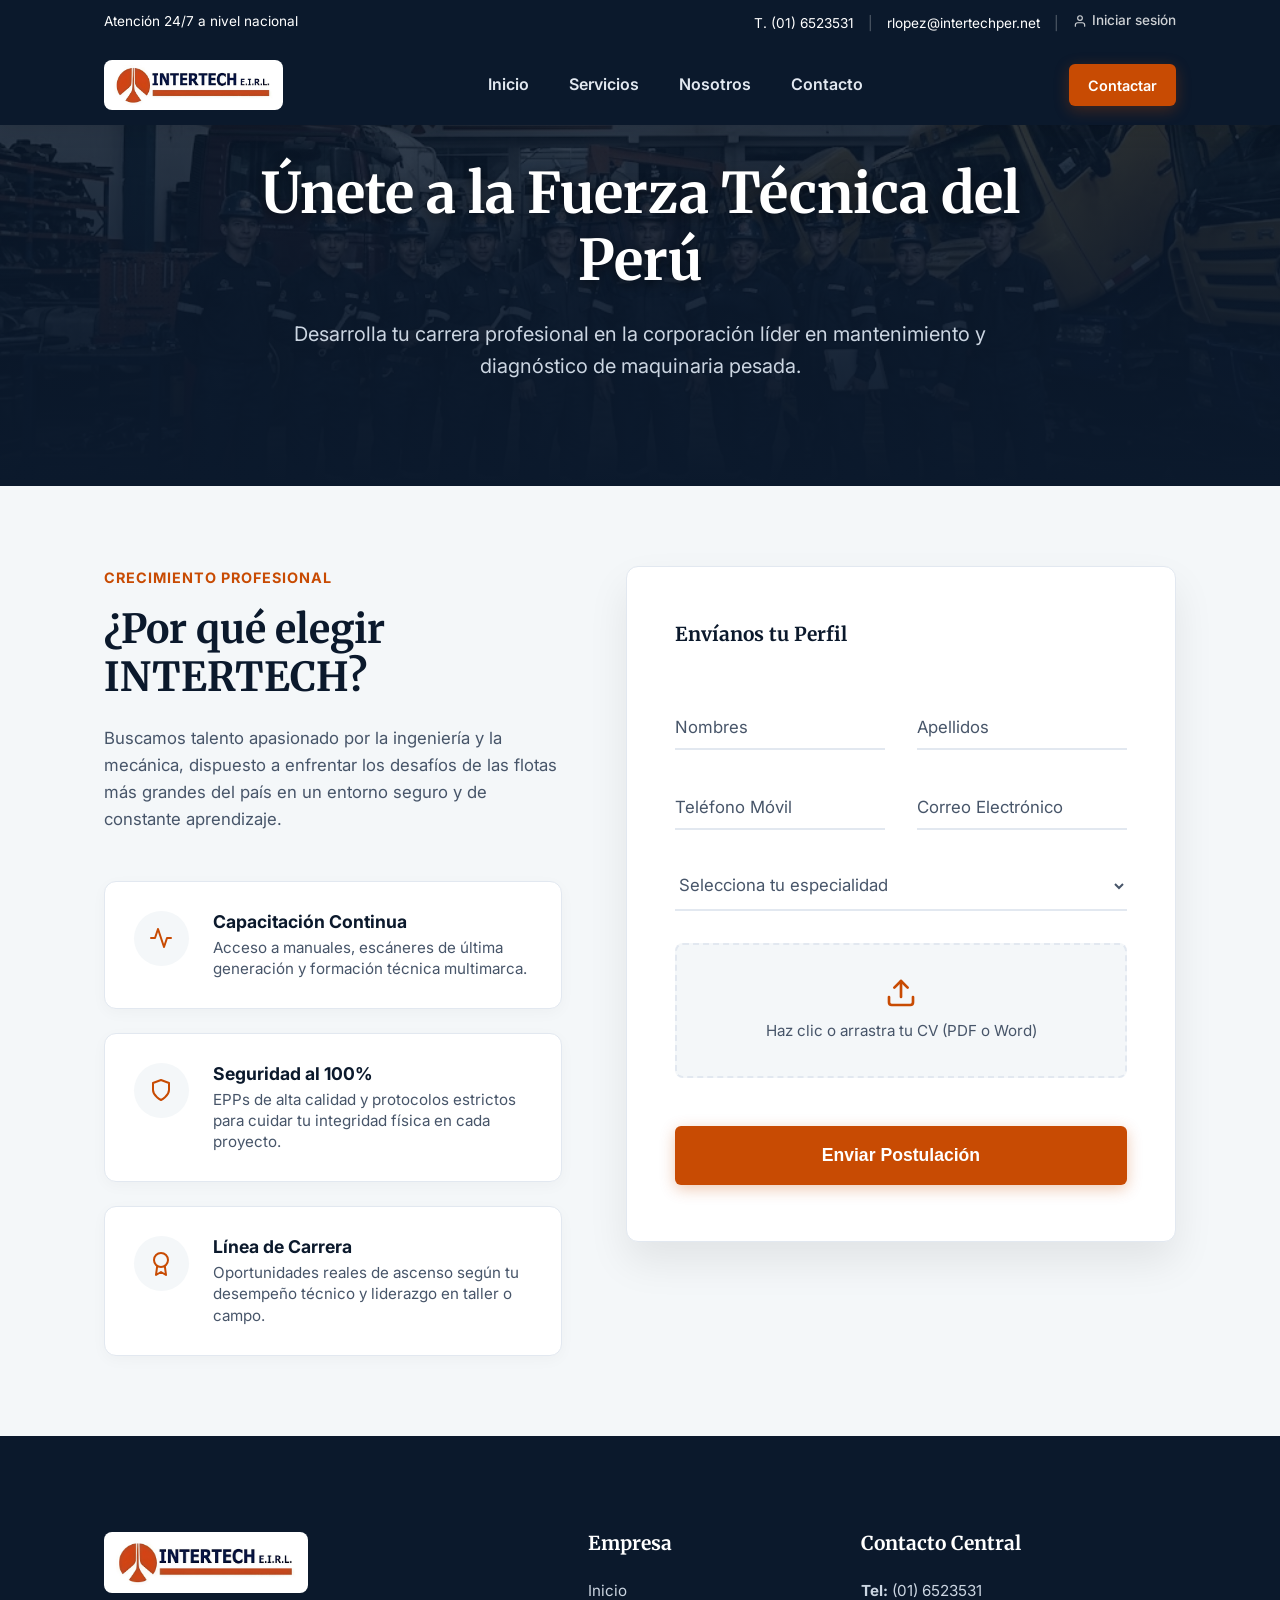
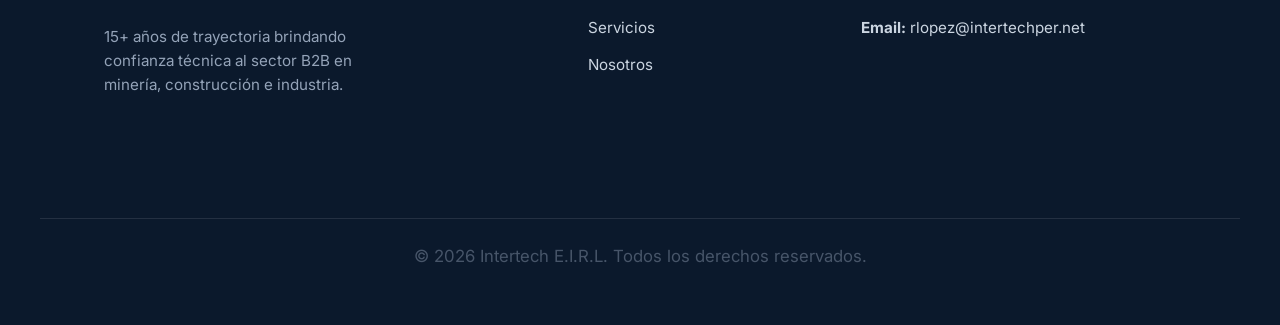
<file: trabajanosotros.html>
<!DOCTYPE html>
<html lang="es">
<head>
  <meta charset="UTF-8">
  <meta name="viewport" content="width=device-width, initial-scale=1.0">
  <title>Intertech | Trabaja con Nosotros</title>
  <link rel="stylesheet" href="trabajanosotros.css">
  <link rel="preconnect" href="https://fonts.googleapis.com">
  <link rel="preconnect" href="https://fonts.gstatic.com" crossorigin>
  <link href="https://fonts.googleapis.com/css2?family=Inter:wght@300;400;500;600;700&family=Merriweather:wght@400;700;900&display=swap" rel="stylesheet">
</head>
<body>

  <!-- =========================================
       CABECERA SÓLIDA
       ========================================= -->
  <div class="header-wrapper solid-header" id="header-wrapper">
    <div class="top-bar" id="top-bar">
      <div class="container top-bar-content">
        <div class="top-bar-left">
          <span>Atención 24/7 a nivel nacional</span>
        </div>
        <div class="top-bar-right">
          <span>T. (01) 6523531</span>
          <span class="divider">|</span>
          <span>rlopez@intertechper.net</span>
          <span class="divider">|</span>
          <a href="#" class="login-link">
            <svg width="14" height="14" viewBox="0 0 24 24" fill="none" stroke="currentColor" stroke-width="2" stroke-linecap="round" stroke-linejoin="round"><path d="M20 21v-2a4 4 0 0 0-4-4H8a4 4 0 0 0-4 4v2"></path><circle cx="12" cy="7" r="4"></circle></svg>
            Iniciar sesión
          </a>
        </div>
      </div>
    </div>

    <header class="navbar" id="main-nav">
      <div class="container nav-content">
        <a href="index.html" class="logo-container">
          <img src="logomejorado.jpg" alt="Intertech Logo" class="logo">
        </a>
        <nav class="links" id="nav-links">
          <a href="index.html">Inicio</a>
          <a href="servicios.html">Servicios</a>
          <a href="nosotros.html">Nosotros</a>
          <a href="contactanos.html">Contacto</a>
        </nav>
        <div class="nav-actions">
          <a href="contactanos.html" class="btn-primary btn-small btn-magnetic hidden-mobile">Contactar</a>
          <button class="hamburger" id="hamburger" aria-label="Abrir menú">
            <svg width="28" height="28" viewBox="0 0 24 24" fill="none" stroke="currentColor" stroke-width="2" stroke-linecap="round"><path d="M3 12h18M3 6h18M3 18h18"/></svg>
          </button>
        </div>
      </div>
    </header>
  </div>

  <!-- =========================================
       HERO CORTO
       ========================================= -->
  <section class="hero-career reveal">
    <div class="hero-overlay"></div>
    <div class="container relative z-10 center">
      <div class="hero-text" id="hero-parallax">
        <h1>Únete a la Fuerza Técnica del Perú</h1>
        <p>Desarrolla tu carrera profesional en la corporación líder en mantenimiento y diagnóstico de maquinaria pesada.</p>
      </div>
    </div>
  </section>

  <!-- =========================================
       SECCIÓN PRINCIPAL: BENEFICIOS + FORMULARIO
       ========================================= -->
  <section class="section bg-light reveal">
    <div class="container career-grid">
      
      <!-- Columna Izquierda: Por qué trabajar aquí -->
      <div class="career-info-panel">
        <span class="eyebrow">Crecimiento Profesional</span>
        <h2>¿Por qué elegir INTERTECH?</h2>
        <p class="mb-4">Buscamos talento apasionado por la ingeniería y la mecánica, dispuesto a enfrentar los desafíos de las flotas más grandes del país en un entorno seguro y de constante aprendizaje.</p>
        
        <div class="info-cards">
          <!-- Beneficio 1 -->
          <div class="info-card reveal hover-float">
            <div class="info-icon">
              <svg viewBox="0 0 24 24" width="24" height="24" fill="none" stroke="currentColor" stroke-width="2" stroke-linecap="round" stroke-linejoin="round"><path d="M22 12h-4l-3 9L9 3l-3 9H2"/></svg>
            </div>
            <div class="info-content">
              <h3>Capacitación Continua</h3>
              <p>Acceso a manuales, escáneres de última generación y formación técnica multimarca.</p>
            </div>
          </div>

          <!-- Beneficio 2 -->
          <div class="info-card reveal delay-1 hover-float">
            <div class="info-icon">
              <svg viewBox="0 0 24 24" width="24" height="24" fill="none" stroke="currentColor" stroke-width="2" stroke-linecap="round" stroke-linejoin="round"><path d="M12 22s8-4 8-10V5l-8-3-8 3v7c0 6 8 10 8 10z"/></svg>
            </div>
            <div class="info-content">
              <h3>Seguridad al 100%</h3>
              <p>EPPs de alta calidad y protocolos estrictos para cuidar tu integridad física en cada proyecto.</p>
            </div>
          </div>

          <!-- Beneficio 3 -->
          <div class="info-card reveal delay-2 hover-float">
            <div class="info-icon">
              <svg viewBox="0 0 24 24" width="24" height="24" fill="none" stroke="currentColor" stroke-width="2" stroke-linecap="round" stroke-linejoin="round"><circle cx="12" cy="8" r="7"/><polyline points="8.21 13.89 7 23 12 20 17 23 15.79 13.88"/></svg>
            </div>
            <div class="info-content">
              <h3>Línea de Carrera</h3>
              <p>Oportunidades reales de ascenso según tu desempeño técnico y liderazgo en taller o campo.</p>
            </div>
          </div>
        </div>
      </div>

      <!-- Columna Derecha: Formulario de Postulación -->
      <div class="career-form-panel reveal delay-1">
        <form action="procesar_trabaja.php" method="POST" enctype="multipart/form-data" class="b2b-form">
          <h3 style="margin-bottom: 1.5rem; color: var(--color-primario);">Envíanos tu Perfil</h3>
          
          <div class="form-row">
            <div class="form-group">
              <input type="text" id="nombres" name="nombres" class="form-input" placeholder=" " required>
              <label for="nombres" class="form-label">Nombres</label>
            </div>
            <div class="form-group">
              <input type="text" id="apellidos" name="apellidos" class="form-input" placeholder=" " required>
              <label for="apellidos" class="form-label">Apellidos</label>
            </div>
          </div>

          <div class="form-row">
            <div class="form-group">
              <input type="tel" id="telefono" name="telefono" class="form-input" pattern="[0-9]{9}" placeholder=" " required>
              <label for="telefono" class="form-label">Teléfono Móvil</label>
            </div>
            <div class="form-group">
              <input type="email" id="correo" name="correo" class="form-input" placeholder=" " required>
              <label for="correo" class="form-label">Correo Electrónico</label>
            </div>
          </div>

          <div class="form-group">
            <select id="especialidad" name="especialidad" class="form-select" required>
              <option value="" disabled selected hidden>Selecciona tu especialidad</option>
              <option value="mecanico">Mecánico de Maquinaria Pesada</option>
              <option value="electricista">Técnico Electricista Automotriz</option>
              <option value="soldador">Soldador Estructural Certificado</option>
              <option value="ingeniero">Ingeniero de Mantenimiento</option>
              <option value="administrativo">Área Administrativa / Logística</option>
            </select>
          </div>

          <!-- Componente Interactivo para Subir Archivo -->
          <div class="form-group">
            <div class="file-upload-wrapper" id="file-upload-wrapper">
              <input type="file" id="cv" name="cv" accept=".pdf,.doc,.docx" class="file-input" required>
              <label for="cv" class="file-label">
                <svg viewBox="0 0 24 24" width="32" height="32" fill="none" stroke="currentColor" stroke-width="2" stroke-linecap="round" stroke-linejoin="round" style="margin-bottom: 10px; color: var(--color-secundario);"><path d="M21 15v4a2 2 0 0 1-2 2H5a2 2 0 0 1-2-2v-4"/><polyline points="17 8 12 3 7 8"/><line x1="12" y1="3" x2="12" y2="15"/></svg>
                <span id="file-name">Haz clic o arrastra tu CV (PDF o Word)</span>
              </label>
            </div>
          </div>

          <button type="submit" class="btn-primary btn-magnetic form-submit-btn">
            Enviar Postulación
          </button>
        </form>
      </div>

    </div>
  </section>

  <!-- =========================================
       FOOTER
       ========================================= -->
  <footer class="footer">
    <div class="container footer-grid">
      <div class="footer-brand">
        <div class="footer-logo-wrapper">
          <img src="logomejorado.jpg" alt="Intertech Logo">
        </div>
        <p>15+ años de trayectoria brindando confianza técnica al sector B2B en minería, construcción e industria.</p>
      </div>
      <div class="footer-nav">
        <h4>Empresa</h4>
        <a href="index.html">Inicio</a>
        <a href="servicios.html">Servicios</a>
        <a href="nosotros.html">Nosotros</a>
      </div>
      <div class="footer-contact">
        <h4>Contacto Central</h4>
        <p><strong>Tel:</strong> (01) 6523531</p>
        <p><strong>Email:</strong> rlopez@intertechper.net</p>
      </div>
    </div>
    <div class="footer-bottom container">
      <p>&copy; 2026 Intertech E.I.R.L. Todos los derechos reservados.</p>
    </div>
  </footer>

  <!-- =========================================
       SCRIPTS 
       ========================================= -->
  <script>
    // 1. Reveal Animations
    document.addEventListener("DOMContentLoaded", () => {
      const elementos = document.querySelectorAll(".reveal");
      const observador = new IntersectionObserver((entradas) => {
        entradas.forEach(entrada => {
          if (entrada.isIntersecting) { 
            entrada.target.classList.add("active"); 
            observador.unobserve(entrada.target); 
          }
        });
      }, { threshold: 0.15 });
      elementos.forEach(el => observador.observe(el));
    });

    // 2. Control Navbar (Sólido siempre para esta vista)
    const headerWrapper = document.getElementById('header-wrapper');
    const hamburger = document.getElementById('hamburger');
    const navLinks = document.getElementById('nav-links');

    window.addEventListener('scroll', () => {
      window.scrollY > 50 ? headerWrapper.classList.add('scrolled') : headerWrapper.classList.remove('scrolled');
    });

    hamburger.addEventListener('click', () => {
      navLinks.classList.toggle('show');
    });

    // 3. Magnetic Buttons
    const magBtns = document.querySelectorAll('.btn-magnetic');
    magBtns.forEach(btn => {
      btn.addEventListener('mousemove', (e) => {
        const rect = btn.getBoundingClientRect();
        const x = e.clientX - rect.left - (rect.width / 2); 
        const y = e.clientY - rect.top - (rect.height / 2);
        btn.style.transform = `translate(${x * 0.3}px, ${y * 0.3}px)`;
      });
      btn.addEventListener('mouseleave', () => { btn.style.transform = `translate(0px, 0px)`; });
    });

    // 4. INTERACTIVIDAD DE SUBIDA DE CV
    const fileInput = document.getElementById('cv');
    const fileNameDisplay = document.getElementById('file-name');
    const fileWrapper = document.getElementById('file-upload-wrapper');

    fileInput.addEventListener('change', function() {
      if (this.files && this.files.length > 0) {
        // Muestra el nombre del archivo subido
        fileNameDisplay.textContent = 'Archivo seleccionado: ' + this.files[0].name;
        fileNameDisplay.style.color = 'var(--color-primario)';
        fileNameDisplay.style.fontWeight = '700';
        fileWrapper.style.borderColor = 'var(--color-secundario)';
        fileWrapper.style.background = 'rgba(200, 75, 3, 0.05)';
      } else {
        fileNameDisplay.textContent = 'Haz clic o arrastra tu CV (PDF o Word)';
        fileNameDisplay.style.color = 'var(--text-muted)';
        fileNameDisplay.style.fontWeight = 'normal';
        fileWrapper.style.borderColor = 'var(--border-color)';
        fileWrapper.style.background = 'transparent';
      }
    });

    // Drag and drop effects
    fileWrapper.addEventListener('dragover', (e) => {
      e.preventDefault();
      fileWrapper.style.borderColor = 'var(--color-secundario)';
      fileWrapper.style.background = 'rgba(200, 75, 3, 0.05)';
    });
    fileWrapper.addEventListener('dragleave', (e) => {
      e.preventDefault();
      fileWrapper.style.borderColor = 'var(--border-color)';
      fileWrapper.style.background = 'transparent';
    });
    fileWrapper.addEventListener('drop', (e) => {
      e.preventDefault();
      fileInput.files = e.dataTransfer.files;
      // Disparamos el evento change manualmente
      const event = new Event('change');
      fileInput.dispatchEvent(event);
    });

  </script>
</body>
</html>
</file>
<file: contactanos.css>
/* =========================================
   VARIABLES CORPORATIVAS 
   ========================================= */
:root {
  --color-primario: #0B192C;     
  --color-secundario: #C84B03;   
  --color-secundario-hover: #9E3A02;
  --bg-white: #FFFFFF;
  --bg-light: #F4F7F9;           
  --border-color: #E2E8F0;
  --text-main: #1E293B;
  --text-muted: #475569;
  --container-width: 1200px;
  --section-pad: 5rem 0;
}

* { margin: 0; padding: 0; box-sizing: border-box; }
html { scroll-behavior: smooth; font-size: 16px; overflow-x: hidden; }
body { font-family: 'Inter', sans-serif; background-color: var(--bg-white); color: var(--text-main); line-height: 1.6; }

.container { max-width: var(--container-width); margin: 0 auto; padding: 0 5%; }
.center { text-align: center; }
.bg-light { background-color: var(--bg-light); }
.border-y { border-top: 1px solid var(--border-color); border-bottom: 1px solid var(--border-color); }
.relative { position: relative; }
.z-10 { z-index: 10; }
.mb-4 { margin-bottom: 3rem; }
.mt-1 { margin-top: 1rem; }

/* REVEAL & HOVER */
.reveal { opacity: 0; transform: translateY(40px); transition: all 0.8s cubic-bezier(0.5, 0, 0, 1); }
.reveal.active { opacity: 1; transform: translateY(0); }
.delay-1 { transition-delay: 0.2s; }
.delay-2 { transition-delay: 0.4s; }
.delay-3 { transition-delay: 0.6s; }
.hover-float { transition: transform 0.3s ease; }
.hover-float:hover { transform: translateY(-5px); }

/* TIPOGRAFÍA */
h1, h2, h3, h4 { font-family: 'Merriweather', serif; color: var(--color-primario); line-height: 1.2; }
h1 { font-size: clamp(2.5rem, 5vw, 4rem); margin-bottom: 1.5rem; }
h2 { font-size: clamp(2rem, 4vw, 2.8rem); margin-bottom: 1.5rem; }
h3 { font-size: 1.2rem; margin-bottom: 0.5rem; }
p { font-size: 1.05rem; color: var(--text-muted); margin-bottom: 1.5rem; }
.eyebrow { display: block; font-family: 'Inter', sans-serif; font-size: 0.9rem; font-weight: 700; text-transform: uppercase; color: var(--color-secundario); margin-bottom: 1rem; letter-spacing: 1px; }

/* BOTONES */
.btn-primary, .btn-secondary { display: inline-flex; align-items: center; justify-content: center; padding: 1rem 2.5rem; font-size: 1rem; font-weight: 600; border: none; border-radius: 6px; text-decoration: none; transition: all 0.3s ease; cursor: pointer; }
.btn-primary { background-color: var(--color-secundario); color: var(--bg-white); box-shadow: 0 4px 15px rgba(200, 75, 3, 0.3); }
.btn-primary:hover { background-color: var(--color-secundario-hover); transform: translateY(-2px); }
.btn-secondary { background-color: var(--bg-white); color: var(--color-primario); border: 2px solid var(--border-color); }
.btn-secondary:hover { border-color: var(--color-secundario); color: var(--color-secundario); transform: translateY(-2px); }
.btn-small { padding: 0.6rem 1.2rem; font-size: 0.9rem; }
.btn-magnetic { transition: transform 0.2s cubic-bezier(0.2, 0.8, 0.2, 1), background-color 0.3s; will-change: transform; }

/* =========================================
   CABECERA SÓLIDA DESDE EL INICIO
   ========================================= */
.header-wrapper { position: fixed; top: 0; left: 0; width: 100%; z-index: 1000; transition: background-color 0.4s ease; }
/* ESTADO SÓLIDO PARA CONTACTO */
.solid-header { background-color: var(--color-primario); box-shadow: 0 4px 20px rgba(0,0,0,0.1); }

.top-bar { background-color: transparent; color: var(--bg-white); font-size: 0.85rem; padding: 10px 0; border-bottom: none; transition: all 0.4s ease; }
.top-bar-content { display: flex; justify-content: space-between; align-items: center; }
.divider { margin: 0 10px; color: rgba(255,255,255,0.3); }
.login-link { display: inline-flex; align-items: center; gap: 5px; color: rgba(255,255,255,0.8); text-decoration: none; font-weight: 500; transition: color 0.3s; }

.navbar { background-color: transparent; border-bottom: none; transition: all 0.4s ease; }
.nav-content { display: flex; justify-content: space-between; align-items: center; height: 80px; }
.logo-container { background: #FFFFFF; padding: 5px 10px; border-radius: 8px; display: flex; align-items: center; }
.logo { height: 40px; display: block; border-radius: 4px; }

.links { display: flex; gap: 2.5rem; align-items: center; }
.links a { color: #E2E8F0; text-decoration: none; font-weight: 600; transition: color 0.3s; }
.links a:hover, .links a.active { color: var(--color-secundario); }
.nav-actions { display: flex; align-items: center; gap: 1rem; }
.hamburger { display: none; background: none; border: none; cursor: pointer; color: white; }

/* ESTADO SCROLL (Ocultar top-bar para hacer espacio) */
.header-wrapper.scrolled .top-bar { display: none; }

/* =========================================
   PÁGINA PRINCIPAL Y LAYOUT
   ========================================= */
.contact-page-wrapper {
  padding: 12rem 0 6rem 0; /* Padding superior grande para no chocar con el navbar fijo */
}

.contact-grid {
  display: grid; grid-template-columns: 1fr 1.2fr; gap: 5rem; align-items: start;
}

/* =========================================
   COLUMNA IZQUIERDA (Info y Talento)
   ========================================= */
.info-cards { display: flex; flex-direction: column; gap: 1.5rem; }
.info-card {
  display: flex; align-items: flex-start; gap: 1.5rem;
  background: var(--bg-white); padding: 1.8rem; border-radius: 12px;
  border: 1px solid var(--border-color); box-shadow: 0 4px 15px rgba(0,0,0,0.03);
}
.info-icon {
  background: var(--bg-light); color: var(--color-secundario);
  width: 50px; height: 50px; border-radius: 50%;
  display: flex; align-items: center; justify-content: center; flex-shrink: 0;
}
.info-content h3 { font-family: 'Inter', sans-serif; font-size: 1.1rem; font-weight: 700; color: var(--color-primario); }
.info-content p { margin-bottom: 0; font-size: 0.95rem; }
.info-content p:last-child { color: var(--color-primario); font-weight: 600; font-size: 0.85rem; margin-top: 0.3rem; }

/* Banner de Trabaja con Nosotros */
.talent-banner {
  margin-top: 2rem; background: var(--color-primario); color: var(--bg-white);
  padding: 2.5rem 2rem; border-radius: 12px; box-shadow: 0 15px 30px rgba(11, 25, 44, 0.2);
  display: flex; gap: 1.5rem; align-items: flex-start;
}
.talent-icon { color: var(--color-secundario); flex-shrink: 0; }
.talent-content h3 { color: var(--bg-white); font-family: 'Inter', sans-serif; font-size: 1.2rem; }
.talent-content p { color: #CBD5E1; font-size: 0.95rem; margin-bottom: 1rem; line-height: 1.4; }

/* =========================================
   FORMULARIO B2B "SMART" (Floating Labels)
   ========================================= */
.contact-form-panel {
  background: var(--bg-white); padding: 3.5rem 3rem;
  border-radius: 12px; box-shadow: 0 20px 40px rgba(0,0,0,0.08);
  border: 1px solid var(--border-color);
}
.b2b-form { display: flex; flex-direction: column; gap: 2rem; }

.form-row { display: grid; grid-template-columns: 1fr 1fr; gap: 2rem; }
.form-group { position: relative; width: 100%; }

.form-input, .form-textarea, .form-select {
  width: 100%; background: transparent;
  border: none; border-bottom: 2px solid var(--border-color);
  padding: 0.8rem 0; font-size: 1.05rem; color: var(--text-main);
  font-family: 'Inter', sans-serif; transition: border-color 0.3s ease;
  outline: none;
}
.form-textarea { resize: vertical; min-height: 100px; }

/* Efecto de Flotación para el label */
.form-label {
  position: absolute; left: 0; top: 12px;
  color: var(--text-muted); font-size: 1.05rem;
  pointer-events: none; transition: all 0.3s cubic-bezier(0.2, 0.8, 0.2, 1);
}
.form-input:focus ~ .form-label,
.form-input:not(:placeholder-shown) ~ .form-label,
.form-textarea:focus ~ .form-label,
.form-textarea:not(:placeholder-shown) ~ .form-label {
  top: -15px; font-size: 0.85rem; color: var(--color-secundario); font-weight: 600;
}

.form-input:focus, .form-textarea:focus, .form-select:focus { border-bottom-color: var(--color-secundario); }

.form-select { color: var(--text-muted); cursor: pointer; }
.form-select:focus { color: var(--text-main); }
.form-select option { color: var(--text-main); }

.form-submit-btn { width: 100%; margin-top: 1rem; padding: 1.2rem; font-size: 1.1rem; }

/* =========================================
   MAPA INTERACTIVO ESTÉTICO
   ========================================= */
.map-wrapper { padding-bottom: 6rem; }
.map-container { 
  width: 100%; height: 450px; 
  border-radius: 12px; overflow: hidden; 
  box-shadow: 0 15px 30px rgba(0,0,0,0.1); border: 1px solid var(--border-color);
}
.b2b-map { 
  width: 100%; height: 100%; border: none; display: block;
  filter: grayscale(100%) contrast(90%); transition: filter 0.6s ease;
}
.b2b-map:hover { filter: grayscale(0%) contrast(100%); }

/* =========================================
   FOOTER
   ========================================= */
.footer { background-color: var(--color-primario); color: var(--bg-white); padding: 6rem 0 2rem 0; }
.footer-grid { display: grid; grid-template-columns: 2fr 1fr 1.5fr; gap: 4rem; padding-bottom: 4rem; }
.footer-logo-wrapper { background: white; display: inline-block; padding: 8px 12px; border-radius: 8px; margin-bottom: 1.5rem; }
.footer-logo-wrapper img { max-width: 180px; display: block; }
.footer-brand p { color: #94A3B8; font-size: 0.95rem; max-width: 300px; }
.footer h4 { color: var(--bg-white); font-size: 1.2rem; margin-bottom: 1.5rem; }
.footer-nav a, .footer-contact p { display: block; color: #CBD5E1; text-decoration: none; font-size: 0.95rem; margin-bottom: 0.8rem; }
.footer-contact a { color: var(--bg-white); text-decoration: none; font-weight: bold; transition: color 0.3s; }
.footer-contact a:hover { color: var(--color-secundario); }
.footer-bottom { border-top: 1px solid rgba(255,255,255,0.1); padding-top: 1.5rem; text-align: center; font-size: 0.85rem; color: #64748B; margin-top: 2rem; }

/* =========================================
   RESPONSIVO
   ========================================= */
@media (max-width: 900px) {
  .hamburger { display: block; }
  .hidden-mobile { display: none; }
  .links { position: absolute; top: 80px; left: 0; width: 100%; background-color: var(--color-primario); flex-direction: column; padding: 0; max-height: 0; overflow: hidden; transition: max-height 0.4s ease; }
  .links.show { max-height: 400px; box-shadow: 0 10px 15px rgba(0,0,0,0.2); border-bottom: 3px solid var(--color-secundario); }
  .links a { width: 100%; padding: 1rem 5%; color: #E2E8F0; text-shadow: none; border-bottom: 1px solid rgba(255,255,255,0.05); }
  
  .contact-page-wrapper { padding: 9rem 0 4rem 0; }
  .contact-grid { grid-template-columns: 1fr; gap: 3rem; }
  .form-row { grid-template-columns: 1fr; gap: 2rem; }
  .contact-form-panel { padding: 2.5rem 1.5rem; }
  
  .footer-grid { grid-template-columns: 1fr; gap: 3rem; }
}
</file>
<file: servicios.css>
/* =========================================
   VARIABLES CORPORATIVAS 
   ========================================= */
:root {
  --color-primario: #0B192C;     
  --color-secundario: #C84B03;   
  --color-secundario-hover: #9E3A02;
  --bg-white: #FFFFFF;
  --bg-light: #F4F7F9;           
  --border-color: #E2E8F0;
  --text-main: #1E293B;
  --text-muted: #475569;
  --section-pad: 6rem 0;
  --color-primario-primero: #2C3E59;
  --color-primario-segundo: #D97941;
}

* { margin: 0; padding: 0; box-sizing: border-box; }
html { scroll-behavior: smooth; font-size: 16px; overflow-x: hidden; }
body { font-family: 'Inter', sans-serif; background-color: var(--bg-white); color: var(--text-main); line-height: 1.6; }

.container { max-width: 1200px; margin: 0 auto; padding: 0 5%; }
.center { text-align: center; }
.bg-light { background-color: var(--bg-light); }
.border-y { border-top: 1px solid var(--border-color); border-bottom: 1px solid var(--border-color); }
.relative { position: relative; }
.z-10 { z-index: 10; }
.mb-4 { margin-bottom: 4rem; }

/* REVEAL */
.reveal { opacity: 0; transform: translateY(40px); transition: all 0.8s cubic-bezier(0.5, 0, 0, 1); }
.reveal.active { opacity: 1; transform: translateY(0); }

/* TIPOGRAFÍA */
h1, h2, h3, h4 { font-family: 'Merriweather', serif; color: var(--color-primario); line-height: 1.2; transition: color 0.5s ease; }
h1 { font-size: clamp(2.5rem, 5vw, 4rem); margin-bottom: 1.5rem; }
h2 { font-size: clamp(2rem, 4vw, 2.8rem); margin-bottom: 1.5rem; }
h3 { font-size: 1.5rem; margin-bottom: 0.8rem; }
p { font-size: 1.05rem; color: var(--text-muted); margin-bottom: 1.5rem; transition: color 0.5s ease; }
.eyebrow { display: block; font-family: 'Inter', sans-serif; font-size: 0.9rem; font-weight: 700; text-transform: uppercase; color: var(--color-secundario); margin-bottom: 1rem; letter-spacing: 1px; transition: color 0.5s ease; }

/* BOTONES */
.btn-primary { display: inline-flex; align-items: center; justify-content: center; padding: 1rem 2.5rem; font-size: 1rem; font-weight: 600; background-color: var(--color-secundario); color: var(--bg-white); border: none; border-radius: 6px; text-decoration: none; transition: all 0.3s ease; box-shadow: 0 4px 15px rgba(200, 75, 3, 0.3); }
.btn-primary:hover { background-color: var(--color-secundario-hover); transform: translateY(-2px); }

/* =========================================
   CABECERA TRANSPARENTE E INTEGRADA
   ========================================= */
.header-wrapper { position: fixed; top: 0; left: 0; width: 100%; z-index: 1000; transition: background-color 0.4s ease; }
.top-bar { background-color: transparent; color: var(--bg-white); font-size: 0.85rem; padding: 10px 0; transition: all 0.4s ease; }
.top-bar-content { display: flex; justify-content: space-between; align-items: center; }
.divider { margin: 0 10px; color: rgba(255,255,255,0.3); }
.login-link { display: inline-flex; align-items: center; gap: 5px; color: rgba(255,255,255,0.8); text-decoration: none; font-weight: 500; transition: color 0.3s; }

.navbar { background-color: transparent; transition: all 0.4s ease; }
.nav-content { display: flex; justify-content: space-between; align-items: center; height: 80px; }
.logo-container { background: rgba(255, 255, 255, 0.95); padding: 5px 10px; border-radius: 8px; display: flex; align-items: center; box-shadow: 0 2px 10px rgba(0,0,0,0.1); }
.logo { height: 40px; display: block; border-radius: 4px; }

.links { display: flex; gap: 2.5rem; align-items: center; }
.links a { color: var(--bg-white); text-decoration: none; font-weight: 600; transition: color 0.3s; text-shadow: 0 2px 5px rgba(0,0,0,0.8); }
.links a:hover, .links a.active { color: var(--color-secundario); }
.nav-actions { display: flex; align-items: center; gap: 1rem; }
.hamburger { display: none; background: none; border: none; cursor: pointer; color: white; }

/* ESTADO SCROLL */
.header-wrapper.scrolled .top-bar { display: none; }
.header-wrapper.scrolled .navbar { background-color: var(--color-primario); box-shadow: 0 4px 20px rgba(0,0,0,0.2); }
.header-wrapper.scrolled .logo-container { background: #FFFFFF; }
.header-wrapper.scrolled .links a { text-shadow: none; color: #E2E8F0; }
.header-wrapper.scrolled .links a:hover, .header-wrapper.scrolled .links a.active { color: var(--color-secundario); }

/* =========================================
   HERO B2B 
   ========================================= */
.hero-corporate { position: relative; padding: 12rem 5% 8rem 5%; min-height: 80vh; display: flex; align-items: center; background: url('Servicios.jpg') center/cover no-repeat; background-attachment: fixed; }
.hero-overlay { position: absolute; top: 0; left: 0; width: 100%; height: 100%; background: linear-gradient(to right, rgba(11, 25, 44, 0.95), rgba(11, 25, 44, 0.5)); z-index: 1; }
.hero-text { max-width: 800px; margin: 0 auto; width: 100%; }
.hero-text h1 { color: var(--bg-white); }
.hero-text p { color: #CBD5E1; font-size: 1.25rem; }
.section { padding: var(--section-pad); }

/* =========================================
   INTERACCIÓN 1: ESCÁNER DE RAYOS X
   ========================================= */
.scanner-container {
  position: relative; max-width: 1000px; margin: 0 auto; aspect-ratio: 16/9;
  border-radius: 12px; overflow: hidden; box-shadow: 0 20px 40px rgba(0,0,0,0.15);
  cursor: crosshair; background: #000;
}
.scanner-base { width: 100%; height: 100%; object-fit: cover; display: block; filter: grayscale(80%) contrast(1.2); }
.scanner-mask {
  position: absolute; top: 0; left: 0; width: 100%; height: 100%;
  clip-path: circle(0px at 50% 50%); transition: clip-path 0.1s ease-out;
}
.scanner-inner { width: 100%; height: 100%; object-fit: cover; display: block; }
.scanner-cursor {
  position: absolute; top: 50%; left: 50%; width: 240px; height: 240px;
  border: 3px solid var(--color-secundario); border-radius: 50%;
  transform: translate(-50%, -50%); pointer-events: none; opacity: 0;
  box-shadow: 0 0 20px rgba(200, 75, 3, 0.5), inset 0 0 20px rgba(200, 75, 3, 0.5);
  transition: opacity 0.3s ease; z-index: 10;
}

/* =========================================
   INTERACCIÓN 2: SCROLL STICKY DInÁMICO (Colores de fondo)
   ========================================= */
.sticky-wrapper {
  /* Transición suave para el cambio de fondo controlado por JS */
  transition: background-color 0.5s ease;
  will-change: background-color;
}

.sticky-layout {
  display: grid; grid-template-columns: 1fr 1fr;
  max-width: 1400px; margin: 0 auto;
}
.sticky-left { padding: 5rem 5% 5rem 10%; }
.sticky-step {
  height: 80vh; display: flex; flex-direction: column; justify-content: center;
  opacity: 0.15; transition: opacity 0.6s ease;
}
.sticky-step.active { opacity: 1; }

.sticky-right { position: relative; }
.sticky-visual-container {
  position: sticky; top: 15vh;
  height: 70vh; width: 100%; padding-right: 5%;
  border-radius: 12px; overflow: hidden;
}
.sticky-img {
  position: absolute; top: 0; left: 0; width: calc(100% - 5%); height: 100%;
  object-fit: cover; border-radius: 12px; box-shadow: 0 20px 40px rgba(0,0,0,0.1);
  opacity: 0; transform: scale(1.05);
  transition: opacity 0.8s ease, transform 0.8s ease;
}
.sticky-img.active { opacity: 1; transform: scale(1); z-index: 2; }

/* --- LÓGICA DE TEMAS DE COLOR (Aplicadas por JS) --- */

/* Tema 1: Blanco (Por defecto, no necesita cambios de texto) */
.sticky-wrapper.theme-white { background-color: var(--bg-white); }

/* Tema 2: Naranja Óxido (Logo Secondary) */
.sticky-wrapper.theme-burnt-orange {
  background-color: var(--color-primario-segundo);
}
/* Cambiamos colores de texto para que resalten sobre naranja */
.theme-burnt-orange .sticky-step.active .eyebrow { color: var(--color-primario); } /* Azul sobre naranja */
.theme-burnt-orange .sticky-step.active h2 { color: var(--bg-white); }
.theme-burnt-orange .sticky-step.active p { color: rgba(255,255,255,0.9); }

/* Tema 3: Azul Marino Profundo (Logo Primary) */
.sticky-wrapper.theme-dark-blue {
  background-color: var(--color-primario-primero);
}
/* Cambiamos colores de texto para que resalten sobre azul */
.theme-dark-blue .sticky-step.active .eyebrow { color: var(--color-secundario); } /* Naranja sobre azul */
.theme-dark-blue .sticky-step.active h2 { color: var(--bg-white); }
.theme-dark-blue .sticky-step.active p { color: #CBD5E1; }


/* =========================================
   INTERACCIÓN 3: ACORDEÓN HORIZONTAL
   ========================================= */
.accordion-container { display: flex; gap: 10px; height: 60vh; max-width: 1200px; margin: 0 auto; }
.acc-item {
  position: relative; flex: 1; border-radius: 12px; overflow: hidden;
  transition: flex 0.6s cubic-bezier(0.2, 0.8, 0.2, 1); cursor: pointer;
}
.acc-bg {
  position: absolute; top: 0; left: 0; width: 100%; height: 100%;
  object-fit: cover; transition: transform 0.6s ease;
}
.acc-overlay {
  position: absolute; top: 0; left: 0; width: 100%; height: 100%;
  background: linear-gradient(to top, rgba(11,25,44, 0.9) 0%, rgba(11,25,44, 0.2) 100%);
  transition: background 0.6s ease;
}
.acc-title-vertical {
  position: absolute; bottom: 30px; left: 50%; transform: translateX(-50%);
  color: white; font-family: 'Merriweather', serif; font-size: 1.2rem; font-weight: 700;
  white-space: nowrap; transition: opacity 0.3s ease; writing-mode: vertical-rl; text-orientation: mixed;
}
.acc-content {
  position: absolute; bottom: 30px; left: 30px; right: 30px;
  color: white; opacity: 0; transform: translateY(20px);
  transition: opacity 0.4s ease 0.2s, transform 0.4s ease 0.2s;
}
.acc-content h3 { color: var(--bg-white); font-size: 2rem; }
.acc-content p { color: #CBD5E1; font-size: 1rem; margin-bottom: 1rem; }
.acc-link { color: var(--color-secundario); text-decoration: none; font-weight: bold; font-size: 1.1rem; }

.acc-item:hover { flex: 5; }
.acc-item:hover .acc-bg { transform: scale(1.05); }
.acc-item:hover .acc-overlay { background: linear-gradient(to right, rgba(11,25,44, 0.9) 0%, rgba(11,25,44, 0.1) 100%); }
.acc-item:hover .acc-title-vertical { opacity: 0; }
.acc-item:hover .acc-content { opacity: 1; transform: translateY(0); }


/* =========================================
   FOOTER
   ========================================= */
.footer { background-color: var(--color-primario); color: var(--bg-white); padding: 6rem 0 2rem 0; }
.footer-grid { display: grid; grid-template-columns: 1fr; gap: 3rem; padding-bottom: 4rem; }
@media (min-width: 768px) { .footer-grid { grid-template-columns: 2fr 1fr 1.5fr; gap: 4rem; } }
.footer-logo-wrapper { background: white; display: inline-block; padding: 8px 12px; border-radius: 8px; margin-bottom: 1.5rem; }
.footer-logo-wrapper img { max-width: 180px; display: block; }
.footer-brand p { color: #94A3B8; font-size: 0.95rem; max-width: 300px; }
.footer h4 { color: var(--bg-white); font-size: 1.2rem; margin-bottom: 1.5rem; }
.footer-nav a, .footer-contact p { display: block; color: #CBD5E1; text-decoration: none; font-size: 0.95rem; margin-bottom: 0.8rem; }
.footer-contact a { color: var(--bg-white); text-decoration: none; font-weight: bold; }
.footer-bottom { border-top: 1px solid rgba(255,255,255,0.1); padding-top: 1.5rem; text-align: center; font-size: 0.85rem; color: #64748B; margin-top: 2rem; }

/* =========================================
   RESPONSIVO (MÓVILES)
   ========================================= */
@media (max-width: 900px) {
  .hamburger { display: block; }
  .hidden-mobile { display: none; }
  .links { position: absolute; top: 80px; left: 0; width: 100%; background-color: var(--color-primario); flex-direction: column; padding: 0; max-height: 0; overflow: hidden; transition: max-height 0.4s ease; }
  .links.show { max-height: 400px; box-shadow: 0 10px 15px rgba(0,0,0,0.2); }
  .links a { width: 100%; padding: 1rem 5%; color: #E2E8F0; text-shadow: none; }
  
  .scanner-cursor { display: none; }
  
  /* Ajustes Sticky Scroll Móvil (Se apilan con fondo dinámico) */
  .sticky-layout { grid-template-columns: 1fr; }
  .sticky-left { padding: 2rem 5%; }
  /* En móvil, cada paso define el fondo de toda la sección secuencialmente */
  .sticky-step { height: auto; margin-bottom: 3rem; padding: 2rem; border-radius: 8px; background-color: rgba(255,255,255,0.05); }
  /* Forzamos opacidad 1 en móvil para que se lea todo */
  .sticky-step { opacity: 1 !important; }
  .sticky-right { display: none; }
  
  .accordion-container { flex-direction: column; height: 80vh; }
  .acc-item { flex: 1; }
  .acc-title-vertical { writing-mode: horizontal-tb; transform: translateX(-50%); bottom: 20px; font-size: 1rem;}
}
</file>
<file: trabajanosotros.css>
/* =========================================
   VARIABLES CORPORATIVAS 
   ========================================= */
:root {
  --color-primario: #0B192C;     
  --color-secundario: #C84B03;   
  --color-secundario-hover: #9E3A02;
  --bg-white: #FFFFFF;
  --bg-light: #F4F7F9;           
  --border-color: #E2E8F0;
  --text-main: #1E293B;
  --text-muted: #475569;
  --container-width: 1200px;
  --section-pad: 5rem 0;
}

* { margin: 0; padding: 0; box-sizing: border-box; }
html { scroll-behavior: smooth; font-size: 16px; overflow-x: hidden; }
body { font-family: 'Inter', sans-serif; background-color: var(--bg-white); color: var(--text-main); line-height: 1.6; }

.container { max-width: var(--container-width); margin: 0 auto; padding: 0 5%; }
.center { text-align: center; }
.bg-light { background-color: var(--bg-light); }
.border-y { border-top: 1px solid var(--border-color); border-bottom: 1px solid var(--border-color); }
.relative { position: relative; }
.z-10 { z-index: 10; }
.mb-4 { margin-bottom: 3rem; }

/* REVEAL & HOVER */
.reveal { opacity: 0; transform: translateY(40px); transition: all 0.8s cubic-bezier(0.5, 0, 0, 1); }
.reveal.active { opacity: 1; transform: translateY(0); }
.delay-1 { transition-delay: 0.2s; }
.delay-2 { transition-delay: 0.4s; }
.hover-float { transition: transform 0.3s ease; }
.hover-float:hover { transform: translateY(-5px); }

/* TIPOGRAFÍA */
h1, h2, h3, h4 { font-family: 'Merriweather', serif; color: var(--color-primario); line-height: 1.2; }
h1 { font-size: clamp(2.5rem, 5vw, 3.5rem); margin-bottom: 1.5rem; }
h2 { font-size: clamp(2rem, 4vw, 2.5rem); margin-bottom: 1.5rem; }
h3 { font-size: 1.2rem; margin-bottom: 0.5rem; }
p { font-size: 1.05rem; color: var(--text-muted); margin-bottom: 1.5rem; }
.eyebrow { display: block; font-family: 'Inter', sans-serif; font-size: 0.9rem; font-weight: 700; text-transform: uppercase; color: var(--color-secundario); margin-bottom: 1rem; letter-spacing: 1px; }

/* BOTONES */
.btn-primary, .btn-secondary { display: inline-flex; align-items: center; justify-content: center; padding: 1rem 2.5rem; font-size: 1rem; font-weight: 600; border: none; border-radius: 6px; text-decoration: none; transition: all 0.3s ease; cursor: pointer; }
.btn-primary { background-color: var(--color-secundario); color: var(--bg-white); box-shadow: 0 4px 15px rgba(200, 75, 3, 0.3); }
.btn-primary:hover { background-color: var(--color-secundario-hover); transform: translateY(-2px); }
.btn-small { padding: 0.6rem 1.2rem; font-size: 0.9rem; }
.btn-magnetic { transition: transform 0.2s cubic-bezier(0.2, 0.8, 0.2, 1), background-color 0.3s; will-change: transform; }

/* =========================================
   CABECERA SÓLIDA DESDE EL INICIO
   ========================================= */
.header-wrapper { position: fixed; top: 0; left: 0; width: 100%; z-index: 1000; transition: background-color 0.4s ease; }
.solid-header { background-color: var(--color-primario); box-shadow: 0 4px 20px rgba(0,0,0,0.1); }

.top-bar { background-color: transparent; color: var(--bg-white); font-size: 0.85rem; padding: 10px 0; border-bottom: none; transition: all 0.4s ease; }
.top-bar-content { display: flex; justify-content: space-between; align-items: center; }
.divider { margin: 0 10px; color: rgba(255,255,255,0.3); }
.login-link { display: inline-flex; align-items: center; gap: 5px; color: rgba(255,255,255,0.8); text-decoration: none; font-weight: 500; transition: color 0.3s; }

.navbar { background-color: transparent; border-bottom: none; transition: all 0.4s ease; }
.nav-content { display: flex; justify-content: space-between; align-items: center; height: 80px; }
.logo-container { background: #FFFFFF; padding: 5px 10px; border-radius: 8px; display: flex; align-items: center; }
.logo { height: 40px; display: block; border-radius: 4px; }

.links { display: flex; gap: 2.5rem; align-items: center; }
.links a { color: #E2E8F0; text-decoration: none; font-weight: 600; transition: color 0.3s; }
.links a:hover, .links a.active { color: var(--color-secundario); }
.nav-actions { display: flex; align-items: center; gap: 1rem; }
.hamburger { display: none; background: none; border: none; cursor: pointer; color: white; }

.header-wrapper.scrolled .top-bar { display: none; }

/* =========================================
   HERO CORTO (Career)
   ========================================= */
.hero-career { 
  position: relative; padding: 10rem 5% 5rem 5%; min-height: 50vh; 
  display: flex; align-items: center; 
  background-color: var(--color-primario); overflow: hidden;
}
.hero-career::before {
  content: ''; position: absolute; top: 0; left: 0; width: 100%; height: 100%;
  background: url('trabajanosotros.jfif') center/cover no-repeat;
  animation: kenBurns 15s infinite alternate; z-index: 1; opacity: 0.4; filter: grayscale(50%);
}
@keyframes kenBurns { 0% { transform: scale(1) translateY(0); } 100% { transform: scale(1.1) translateY(-2%); } }
.hero-overlay { position: absolute; top: 0; left: 0; width: 100%; height: 100%; background: linear-gradient(to top, rgba(11, 25, 44, 1), rgba(11, 25, 44, 0.4)); z-index: 2; }
.hero-text { max-width: 800px; margin: 0 auto; width: 100%; }
.hero-text h1 { color: var(--bg-white); text-shadow: 0 4px 12px rgba(0,0,0,0.5); }
.hero-text p { color: #CBD5E1; font-size: 1.25rem; }
.section { padding: var(--section-pad); }

/* =========================================
   GRID DE CARRERA (Izquierda Beneficios / Derecha Form)
   ========================================= */
.career-grid {
  display: grid; grid-template-columns: 1fr 1.2fr; gap: 4rem; align-items: start;
}

/* Tarjetas de Beneficios */
.info-cards { display: flex; flex-direction: column; gap: 1.5rem; }
.info-card {
  display: flex; align-items: flex-start; gap: 1.5rem;
  background: var(--bg-white); padding: 1.8rem; border-radius: 12px;
  border: 1px solid var(--border-color); box-shadow: 0 4px 15px rgba(0,0,0,0.03);
}
.info-icon {
  background: var(--bg-light); color: var(--color-secundario);
  width: 55px; height: 55px; border-radius: 50%;
  display: flex; align-items: center; justify-content: center; flex-shrink: 0;
}
.info-content h3 { font-family: 'Inter', sans-serif; font-size: 1.1rem; font-weight: 700; color: var(--color-primario); margin-bottom: 0.3rem;}
.info-content p { margin-bottom: 0; font-size: 0.95rem; line-height: 1.4;}

/* =========================================
   FORMULARIO DE POSTULACIÓN
   ========================================= */
.career-form-panel {
  background: var(--bg-white); padding: 3.5rem 3rem;
  border-radius: 12px; box-shadow: 0 20px 40px rgba(0,0,0,0.08);
  border: 1px solid var(--border-color);
}
.b2b-form { display: flex; flex-direction: column; gap: 2rem; }

.form-row { display: grid; grid-template-columns: 1fr 1fr; gap: 2rem; }
.form-group { position: relative; width: 100%; }

.form-input, .form-select {
  width: 100%; background: transparent;
  border: none; border-bottom: 2px solid var(--border-color);
  padding: 0.8rem 0; font-size: 1.05rem; color: var(--text-main);
  font-family: 'Inter', sans-serif; transition: border-color 0.3s ease;
  outline: none;
}

/* Efecto de Flotación para el label */
.form-label {
  position: absolute; left: 0; top: 12px;
  color: var(--text-muted); font-size: 1.05rem;
  pointer-events: none; transition: all 0.3s cubic-bezier(0.2, 0.8, 0.2, 1);
}
.form-input:focus ~ .form-label,
.form-input:not(:placeholder-shown) ~ .form-label {
  top: -15px; font-size: 0.85rem; color: var(--color-secundario); font-weight: 600;
}

.form-input:focus, .form-select:focus { border-bottom-color: var(--color-secundario); }

.form-select { color: var(--text-muted); cursor: pointer; }
.form-select:focus { color: var(--text-main); }
.form-select option { color: var(--text-main); }

/* --- INPUT DE ARCHIVO INTERACTIVO --- */
.file-upload-wrapper {
  position: relative; border: 2px dashed var(--border-color); border-radius: 8px;
  padding: 2rem 1rem; text-align: center; background: var(--bg-light);
  transition: all 0.3s ease; cursor: pointer;
}
.file-upload-wrapper:hover {
  border-color: var(--color-secundario); background: rgba(200, 75, 3, 0.02);
}
.file-input {
  position: absolute; top: 0; left: 0; width: 100%; height: 100%;
  opacity: 0; cursor: pointer; z-index: 2;
}
.file-label {
  display: flex; flex-direction: column; align-items: center; justify-content: center;
  color: var(--text-muted); font-size: 0.95rem; font-family: 'Inter', sans-serif; pointer-events: none;
}

.form-submit-btn { width: 100%; margin-top: 1rem; padding: 1.2rem; font-size: 1.1rem; }


/* =========================================
   FOOTER
   ========================================= */
.footer { background-color: var(--color-primario); color: var(--bg-white); padding: 6rem 0 2rem 0; }
.footer-grid { display: grid; grid-template-columns: 2fr 1fr 1.5fr; gap: 4rem; padding-bottom: 4rem; }
.footer-logo-wrapper { background: white; display: inline-block; padding: 8px 12px; border-radius: 8px; margin-bottom: 1.5rem; }
.footer-logo-wrapper img { max-width: 180px; display: block; }
.footer-brand p { color: #94A3B8; font-size: 0.95rem; max-width: 300px; }
.footer h4 { color: var(--bg-white); font-size: 1.2rem; margin-bottom: 1.5rem; }
.footer-nav a, .footer-contact p { display: block; color: #CBD5E1; text-decoration: none; font-size: 0.95rem; margin-bottom: 0.8rem; }
.footer-contact a { color: var(--bg-white); text-decoration: none; font-weight: bold; transition: color 0.3s; }
.footer-contact a:hover { color: var(--color-secundario); }
.footer-bottom { border-top: 1px solid rgba(255,255,255,0.1); padding-top: 1.5rem; text-align: center; font-size: 0.85rem; color: #64748B; margin-top: 2rem; }

/* =========================================
   RESPONSIVO
   ========================================= */
@media (max-width: 900px) {
  .hamburger { display: block; }
  .hidden-mobile { display: none; }
  .links { position: absolute; top: 80px; left: 0; width: 100%; background-color: var(--color-primario); flex-direction: column; padding: 0; max-height: 0; overflow: hidden; transition: max-height 0.4s ease; }
  .links.show { max-height: 400px; box-shadow: 0 10px 15px rgba(0,0,0,0.2); border-bottom: 3px solid var(--color-secundario); }
  .links a { width: 100%; padding: 1rem 5%; color: #E2E8F0; text-shadow: none; border-bottom: 1px solid rgba(255,255,255,0.05); }
  
  .hero-career { padding: 9rem 5% 4rem 5%; text-align: center; min-height: 40vh;}
  .hero-text h1 { font-size: 2.2rem; }
  #hero-parallax { transform: none !important; }

  .career-grid { grid-template-columns: 1fr; gap: 3rem; }
  .form-row { grid-template-columns: 1fr; gap: 2rem; }
  .career-form-panel { padding: 2.5rem 1.5rem; }
  
  .footer-grid { grid-template-columns: 1fr; gap: 3rem; }
}
</file>
